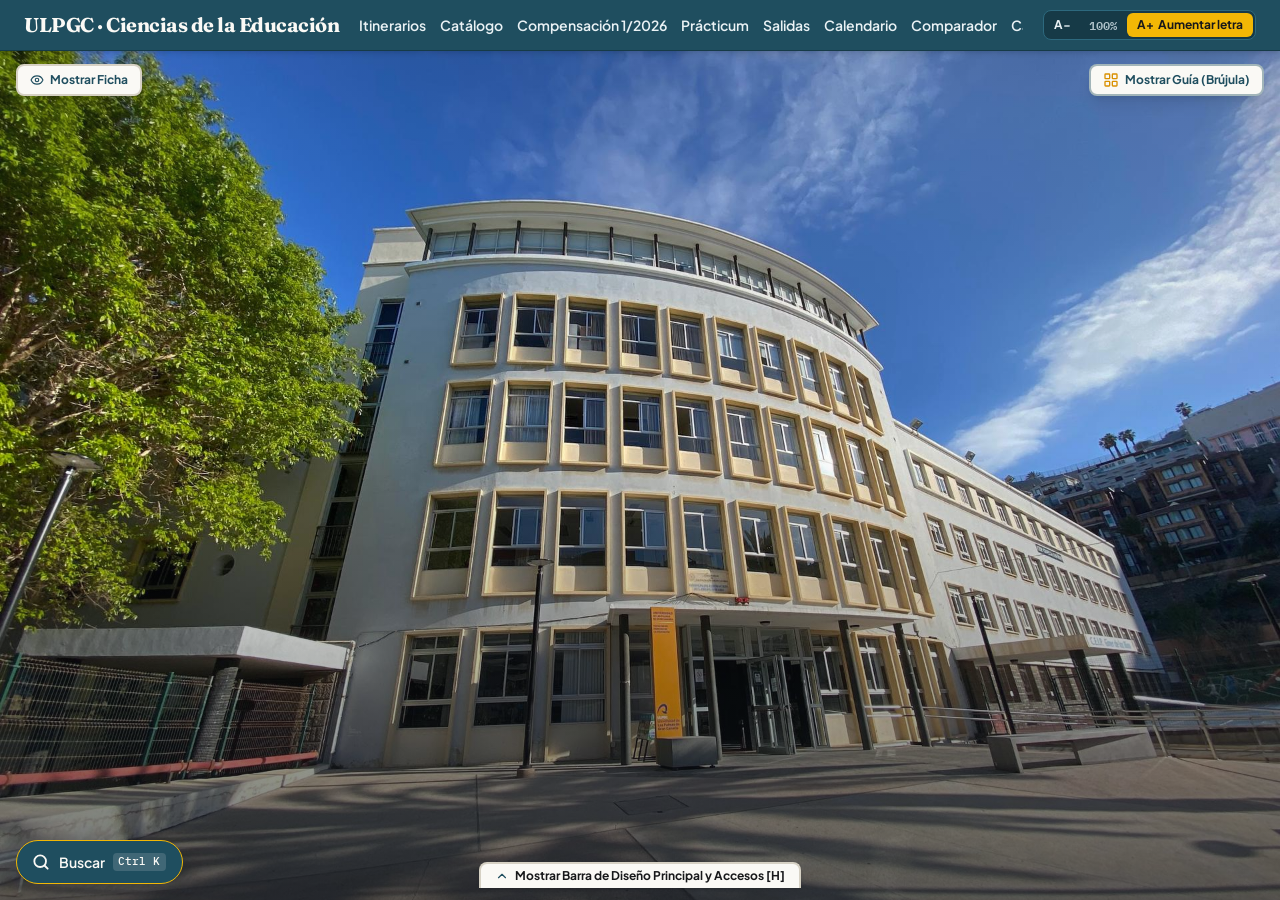
<file: index.html>
<!doctype html>
<html lang="es">
  <head>
    <meta charset="UTF-8" />
    <meta http-equiv="Content-Security-Policy" content="default-src 'self'; script-src 'self'; style-src 'self' 'unsafe-inline'; img-src 'self' data: blob:; font-src 'self' data:; connect-src 'self'; frame-src 'self' blob: data:; worker-src 'self' blob:; object-src 'none'; base-uri 'self'; form-action 'self'" />
    <meta name="referrer" content="strict-origin-when-cross-origin" />
    <meta name="viewport" content="width=device-width, initial-scale=1.0" />
    <title>Portal de Memorias de Verificación y Normativa ULPGC</title>
    <meta name="description" content="Aplicativo visual interactivo y cuaderno académico para explorar las Memorias de Verificación de Grados y Másteres en Educación de la ULPGC, el simulador del Reglamento 1/2026 de Evaluación Compensatoria, el desglose de Prácticum, el reconocimiento desde CFGS y el RD 1834/2008." />
    <meta property="og:title" content="Portal de Memorias de Verificación y Normativa ULPGC" />
    <meta property="og:description" content="Aplicativo visual interactivo y cuaderno académico para explorar las Memorias de Verificación de Grados y Másteres en Educación de la ULPGC, el simulador del Reglamento 1/2026 de Evaluación Compensatoria, el desglose de Prácticum, el reconocimiento desde CFGS y el RD 1834/2008." />
    <meta property="og:type" content="website" />
    <meta property="og:image" content="./assets/facultad_educacion_ulpgc_edificio-Dkpj9N8w.jpg" />
    <meta name="twitter:card" content="summary_large_image" />
    <meta name="theme-color" content="#1f4e5f" />
    <link rel="icon" type="image/svg+xml" href="./favicon.svg" />
    <link rel="stylesheet" href="./assets/fonts/fonts.css">
    <script type="module" crossorigin src="./assets/index-D2ldJwqi.js"></script>
    <link rel="modulepreload" crossorigin href="./assets/jsx-runtime-d5rYQebX.js">
    <link rel="stylesheet" crossorigin href="./assets/index-BM83A_N7.css">
    <script defer src="./assets/buscador-acceso.js"></script>
  </head>
  <body class="bg-[#11161d] text-[#f4f1ea] antialiased selection:bg-[#f2b705] selection:text-[#11161d] overflow-hidden">
    <div id="root"></div>
    <noscript><div style="max-width:42rem;margin:4rem auto;padding:1.5rem;font:16px/1.5 system-ui,sans-serif;background:#faf9f5;color:#17181a;border-radius:12px">El Portal de Memorias de Verificación de la Facultad de Ciencias de la Educación (ULPGC) necesita JavaScript para funcionar. Actívelo en su navegador o consulte la información oficial en <a href="https://educ.ulpgc.es" style="color:#1f4e5f">educ.ulpgc.es</a>.</div></noscript>
  </body>
</html>
</file>
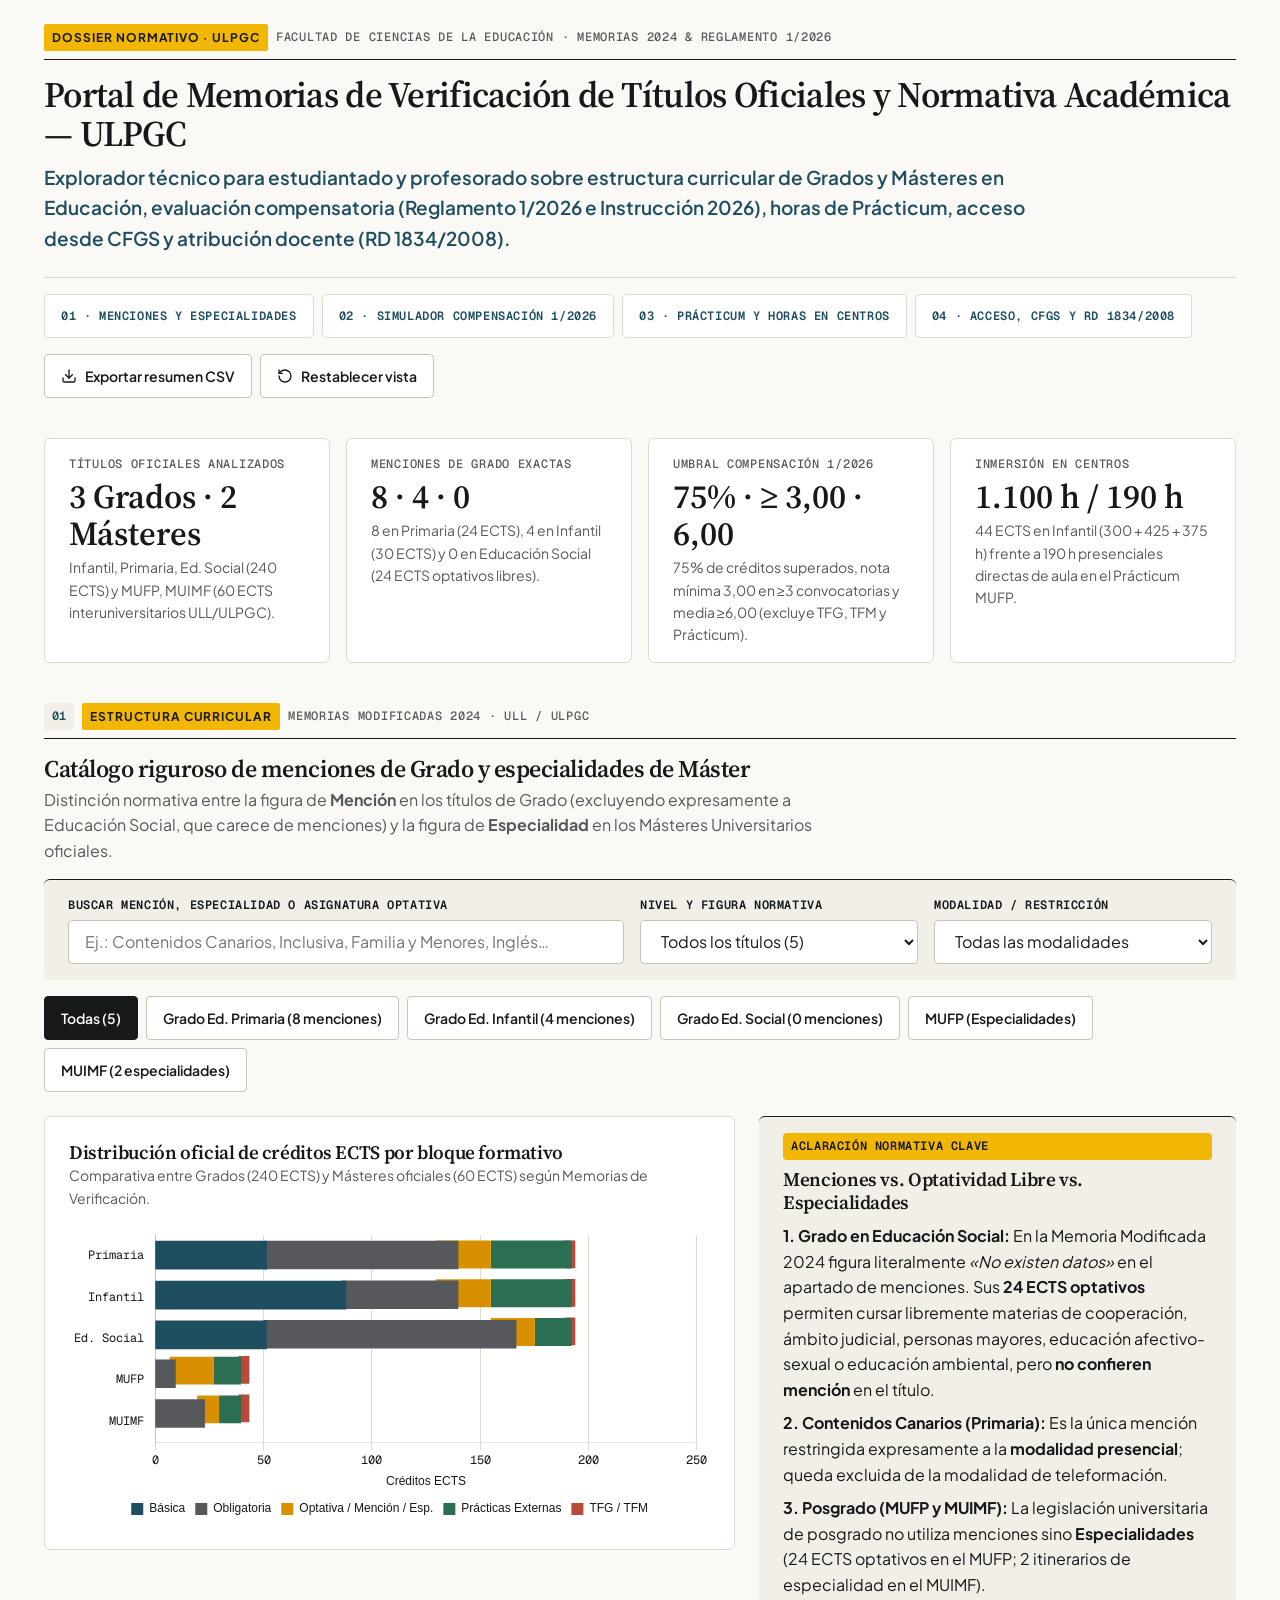
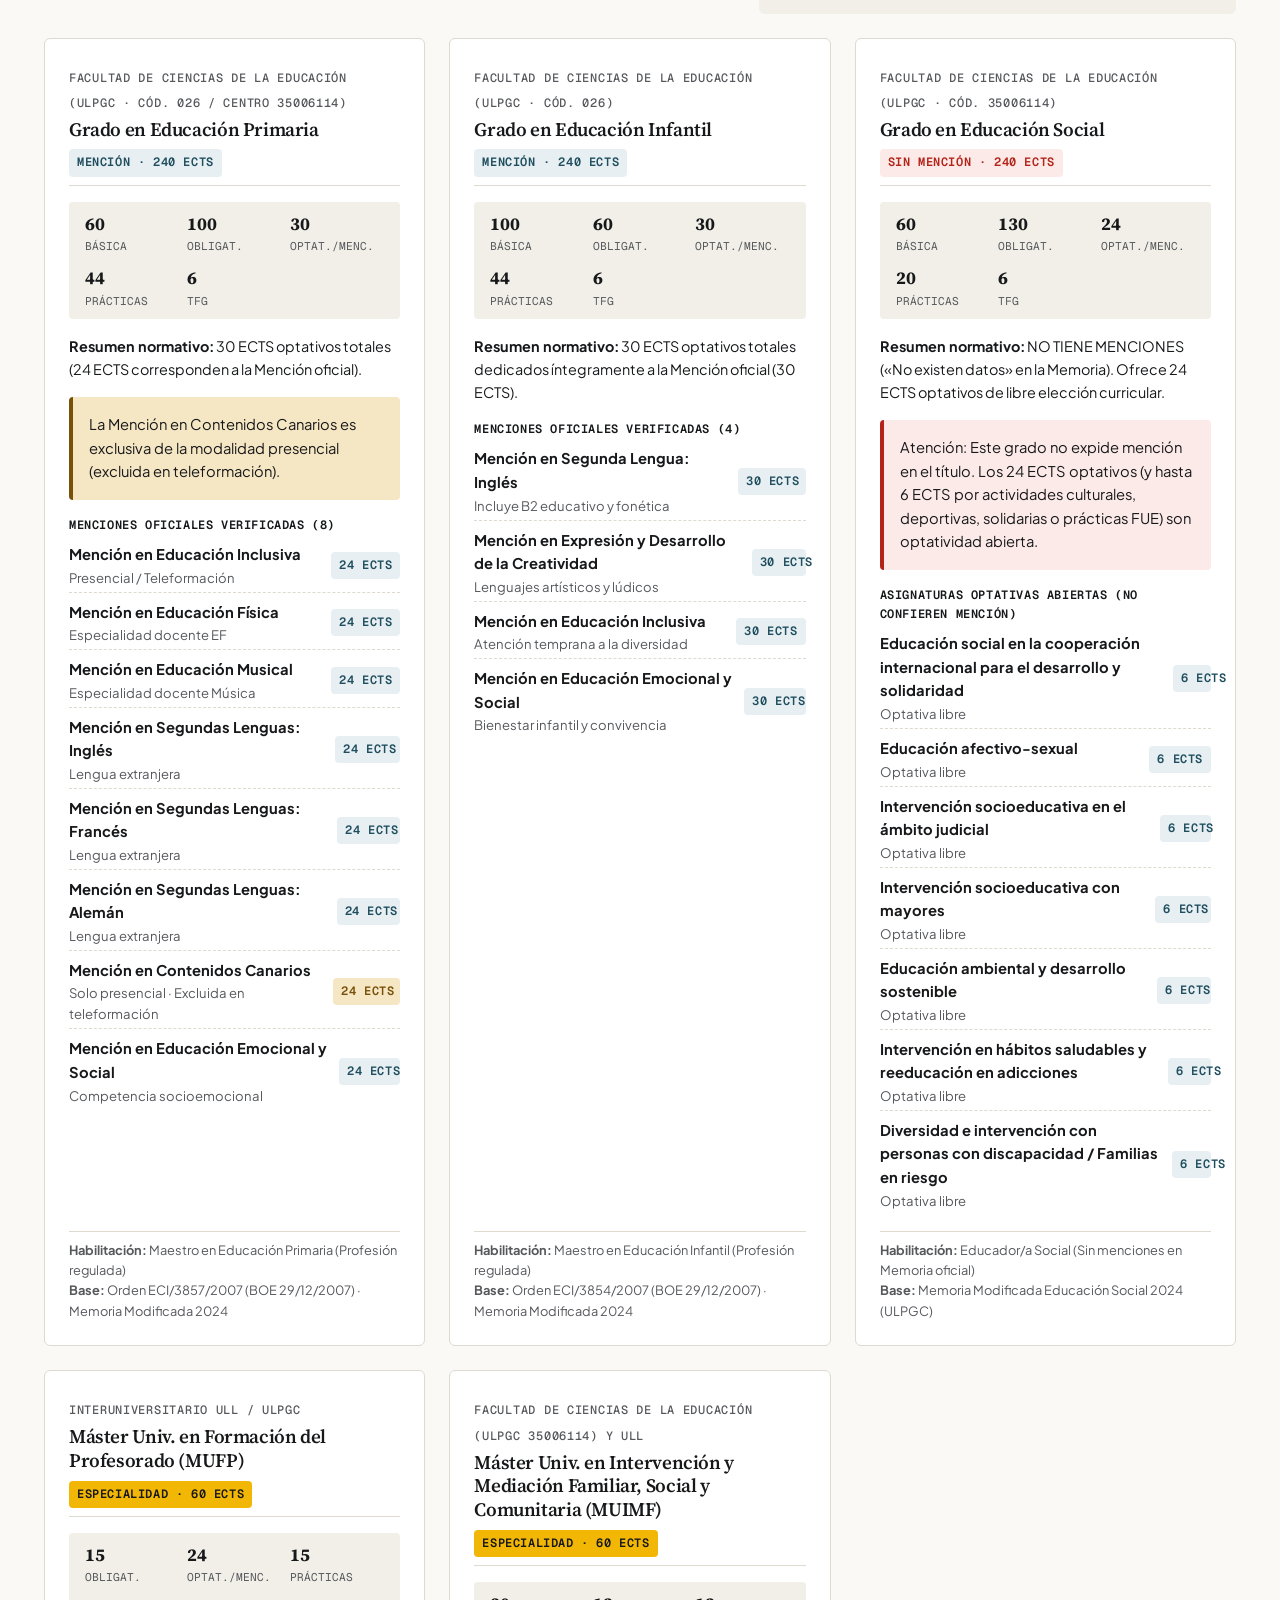
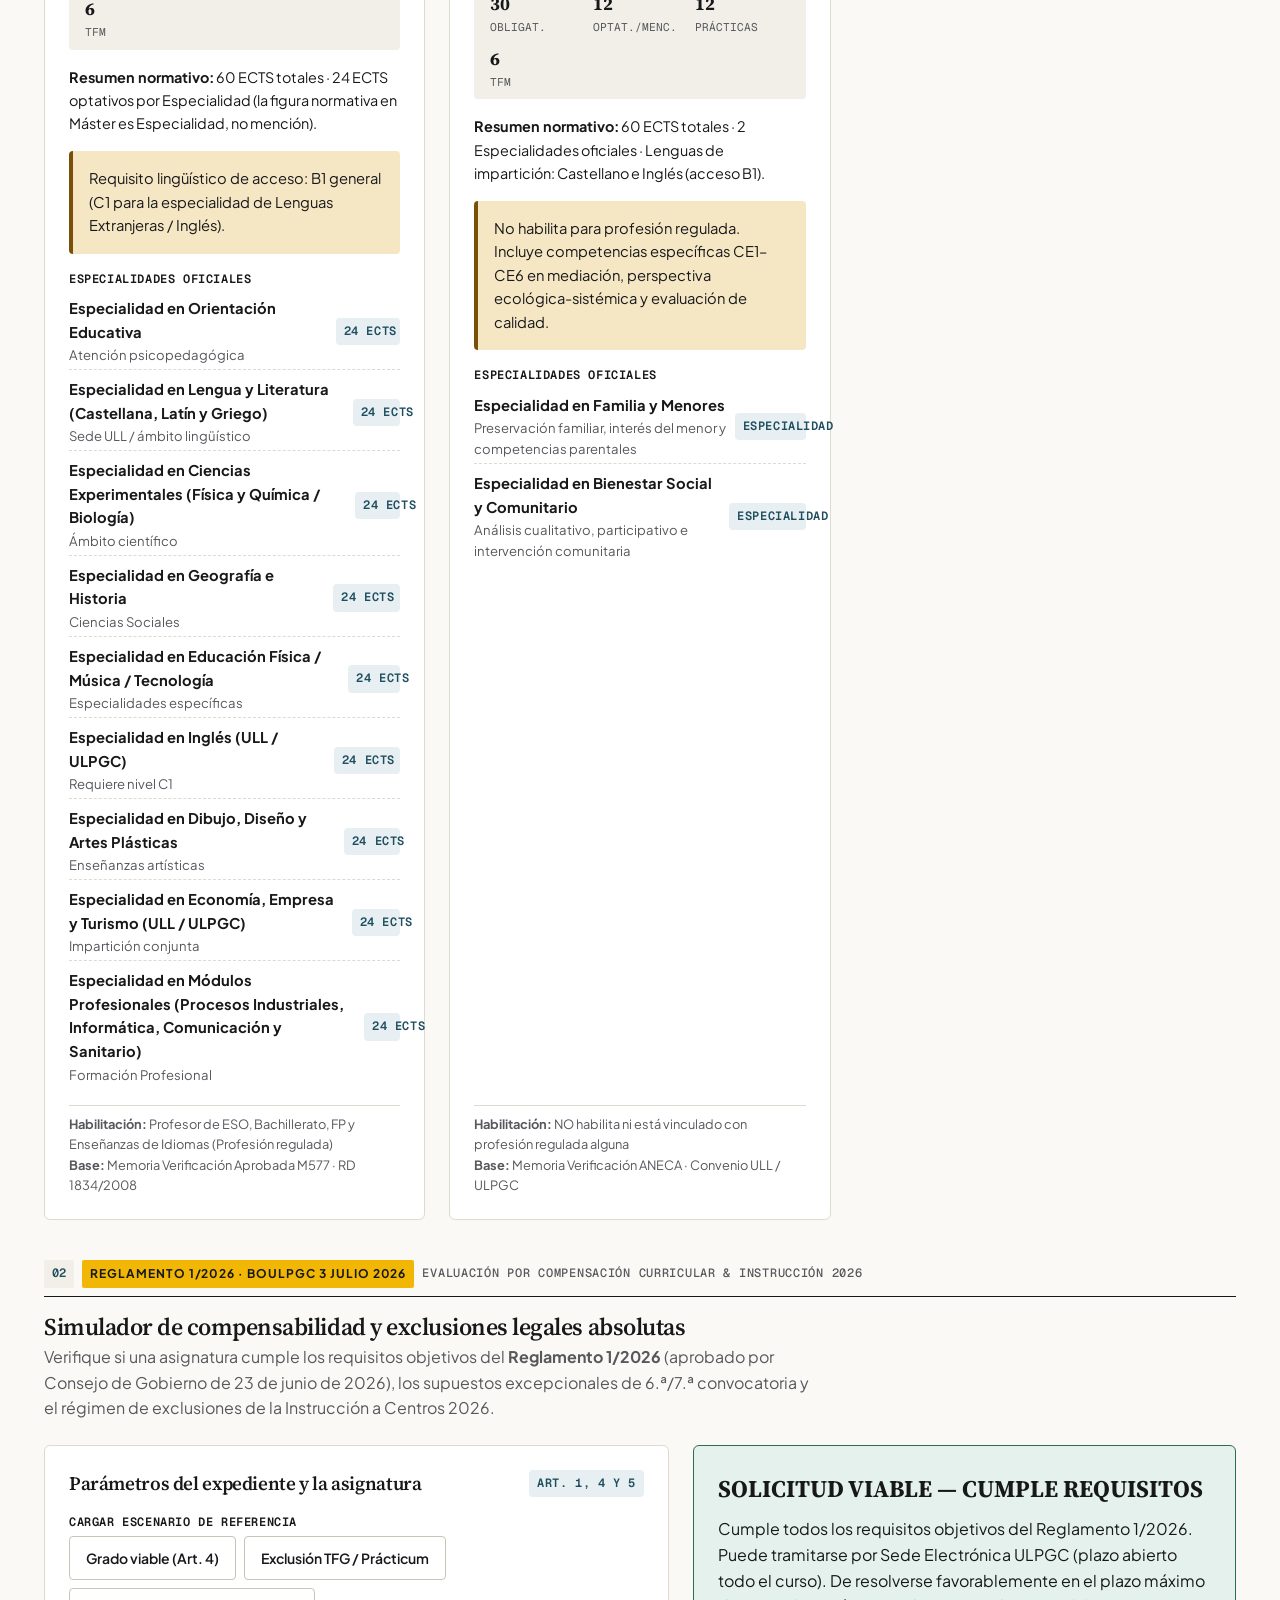
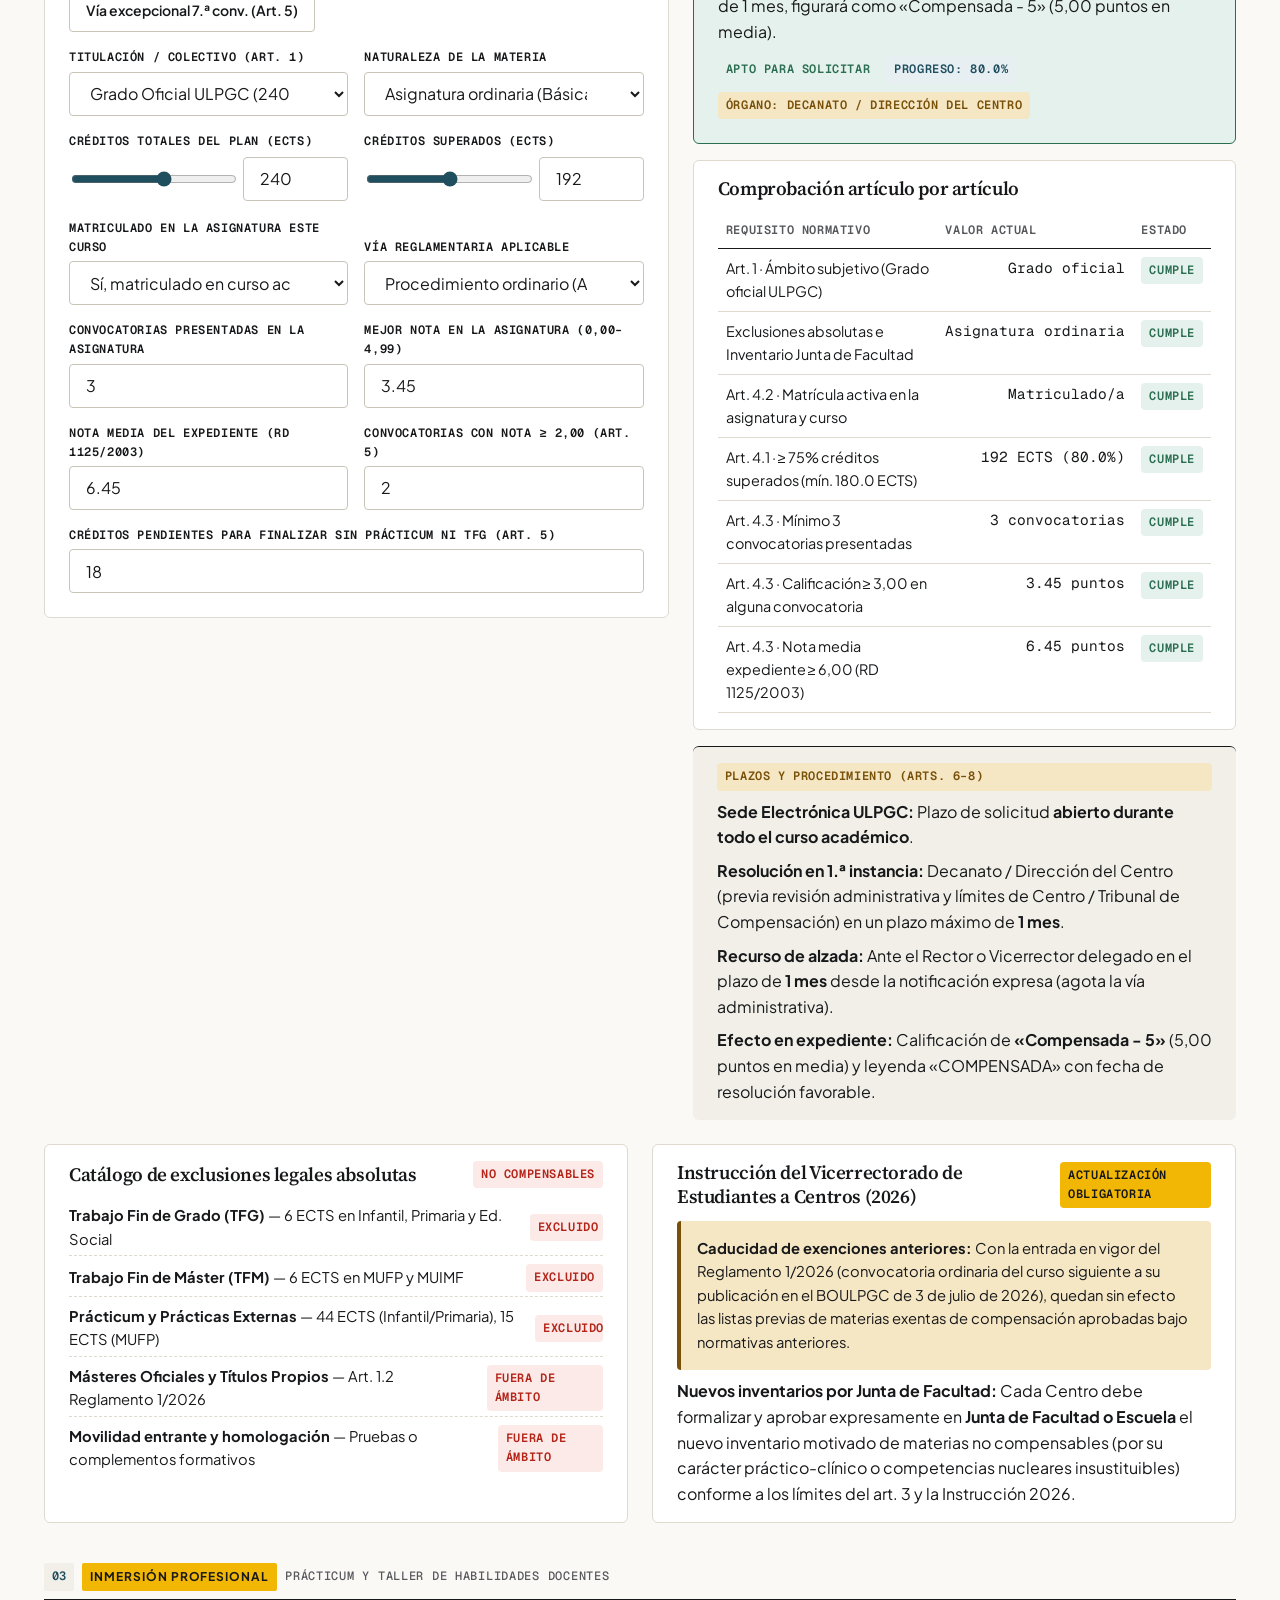
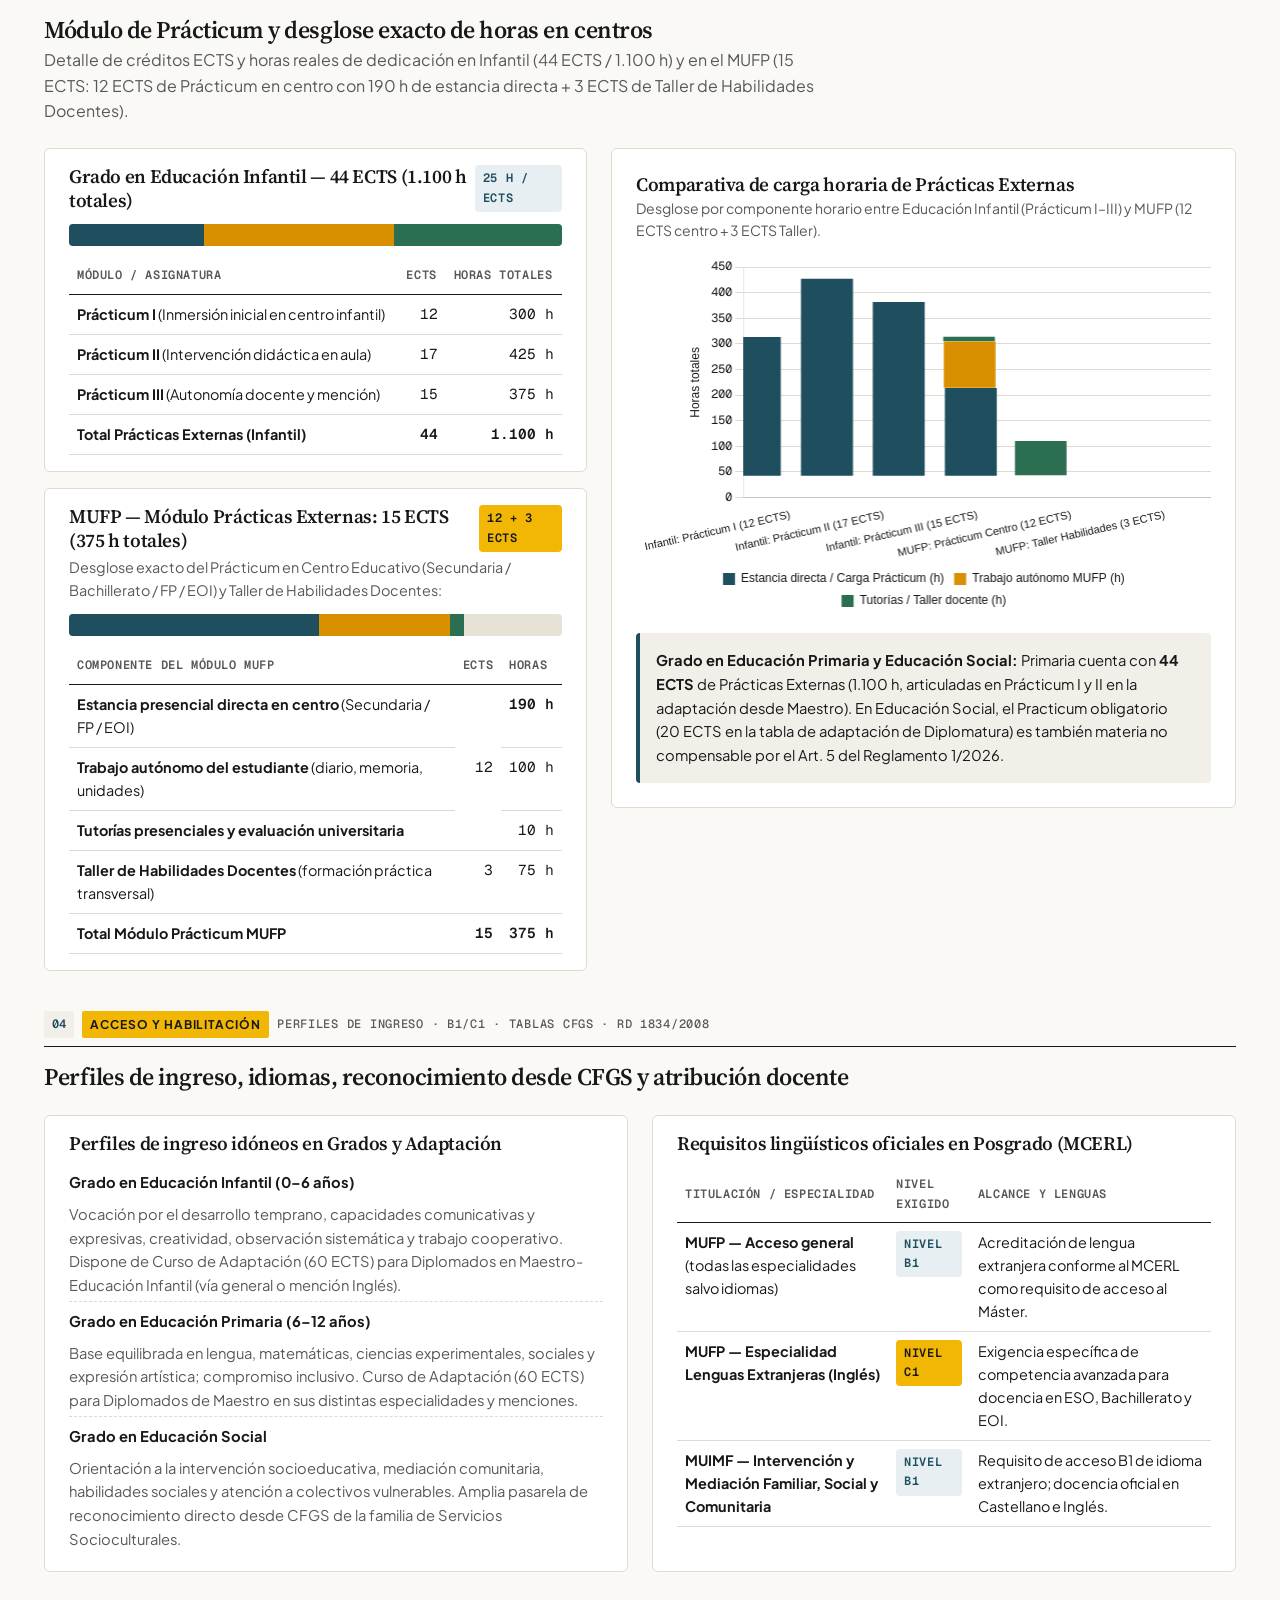
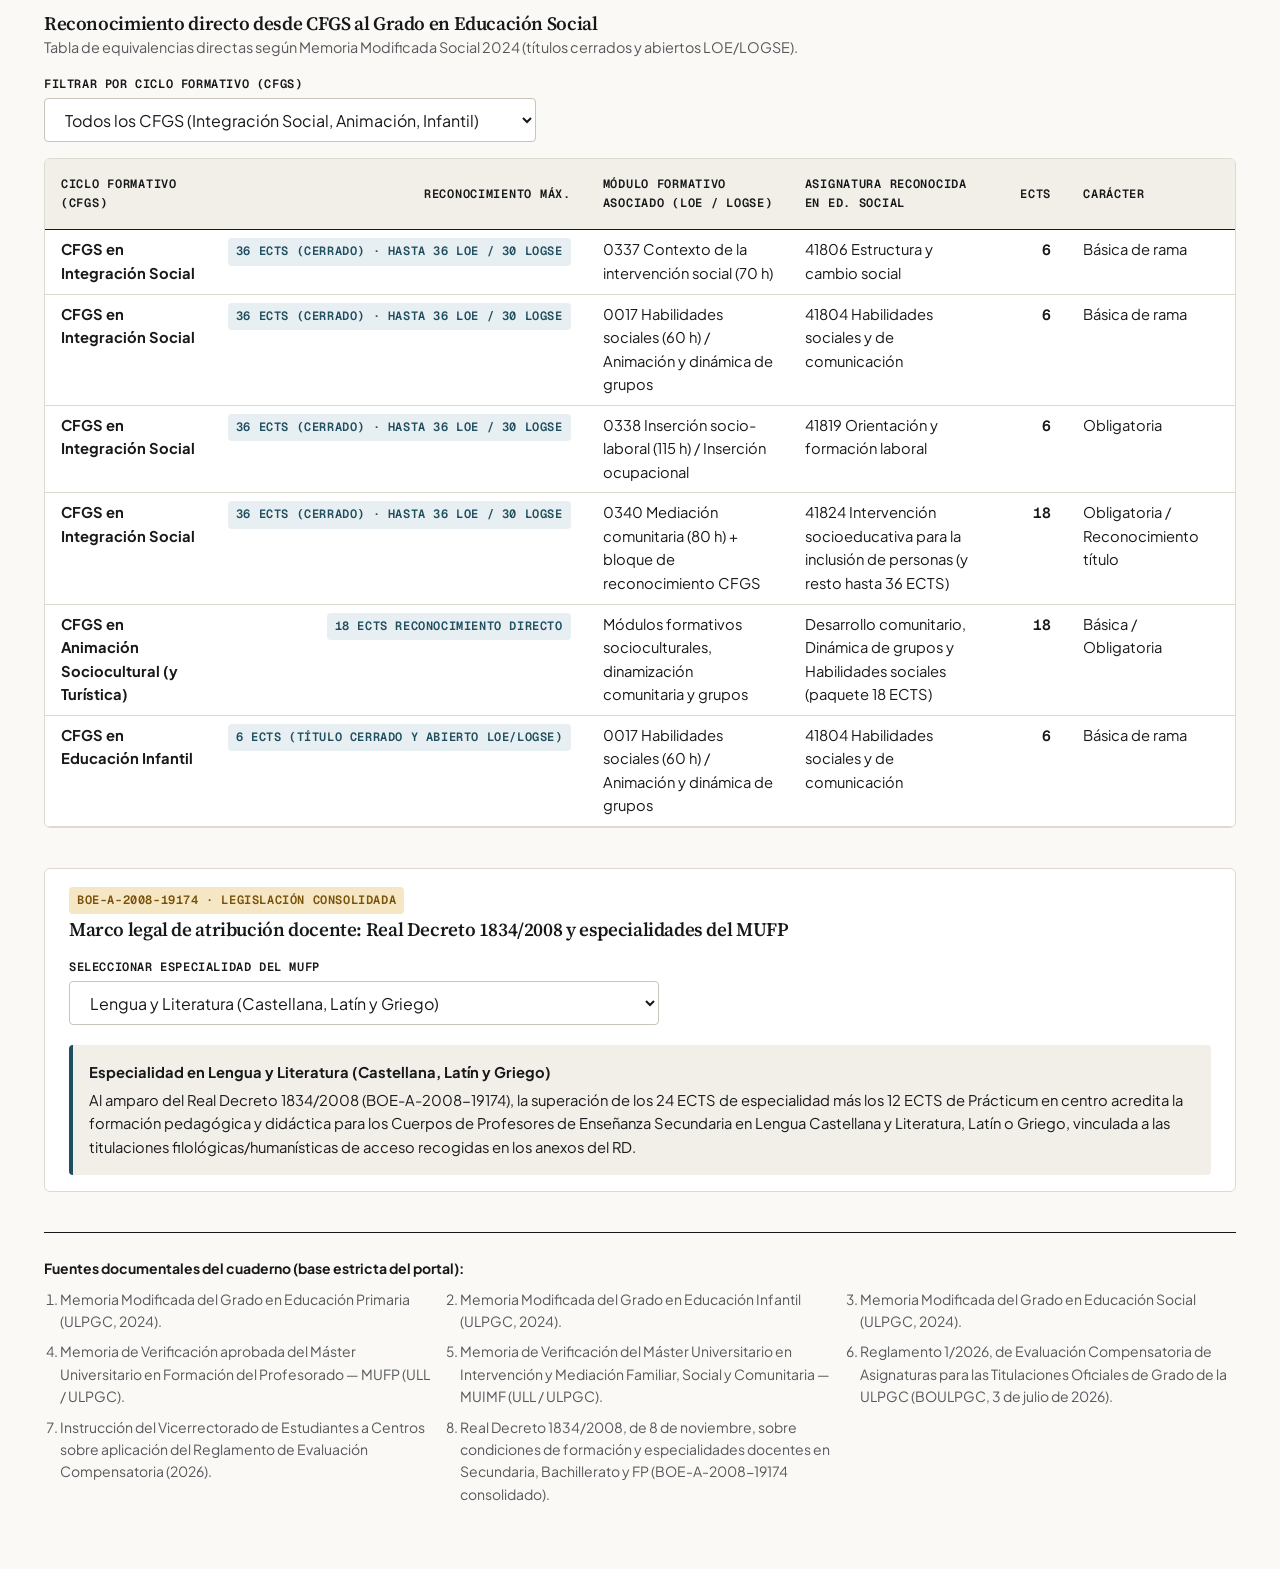
<file: assets/aistudio/Memoria_de_Verificaci_n_t_tulos_ULPGC_8b5a2884.html>
<!DOCTYPE html>
<html lang="es">
<head>
  <meta charset="UTF-8">
  <meta name="viewport" content="width=device-width, initial-scale=1.0">
  <meta name="artifact-type" content="dashboard">
  <meta name="design-style" content="briefing">
  <title>Portal Académico de Memorias de Verificación y Normativa ULPGC</title>
  <link href="../fonts/fonts.css" rel="stylesheet">
  <script src="./vendor/chart-4.5.1.umd.min.js"></script>
  <script src="./vendor/lucide-1.43.0.min.js"></script>
  <style>
    :root {
      color-scheme: light;

      /* Page and surfaces: warm stone-white paper (Briefing) */
      --background: #faf9f5;
      --surface-container-low: #ffffff;
      --surface-container: #f1efe8;
      --surface-container-high: #e6e2d6;

      /* Ink */
      --on-surface: #17181a;
      --on-surface-variant: #56585c;

      /* Rules */
      --outline: #17181a;
      --outline-variant: #dedad0;
      --border-button-secondary: #c8c4b8;

      /* Accents */
      --primary: #17181a;
      --on-primary: #faf9f5;
      --primary-container: #f2b705;
      --on-primary-container: #17181a;
      --secondary: #1f4e5f;
      --secondary-soft: #e7eff2;
      --tertiary: #785008;
      --tertiary-soft: #f5e6c4;
      --error: #b42318;
      --error-soft: #fbeae8;
      --on-error: #ffffff;

      /* Semantic */
      --positive: #2b6e52;
      --positive-soft: #e5f1ec;
      --warning: #785008;
      --focus: #1f4e5f;

      /* Data series */
      --data-1: #1f4e5f;
      --data-2: #d99000;
      --data-3: #2b6e52;
      --data-4: #b84a39;
      --data-5: #56585c;
      --data-context: #c4bfb2;

      /* Fonts */
      --font-headline: 'Source Serif 4', serif;
      --font-body: 'Plus Jakarta Sans', sans-serif;
      --font-label: 'Geist Mono', monospace;

      /* Type scale (Dashboard / Data Explorer) */
      --display-size: clamp(1.75rem, 1.4rem + 1.2vw, 2.25rem);
      --headline-size: clamp(1.25rem, 1.1rem + 0.5vw, 1.5rem);
      --subhead-size: clamp(1.0625rem, 1rem + 0.25vw, 1.1875rem);
      --body-size: clamp(0.9375rem, 0.9rem + 0.15vw, 1rem);
      --label-size: 0.75rem;

      /* Spacing scale */
      --space-xs: 0.25rem;
      --space-sm: 0.5rem;
      --space-md: 1rem;
      --space-lg: 1.5rem;
      --space-xl: 2.5rem;
      --space-2xl: 4rem;

      /* Shape */
      --rounded: 0.25rem;
      --rounded-lg: 0.375rem;
      --rounded-full: 0.25rem;
      --badge-radius: 2px;

      /* Style effects */
      --section-rule: 1.5px solid var(--outline);
      --card-border: 1px solid var(--outline-variant);
      --button-border-sec: 1px solid var(--border-button-secondary);
      --heading-tracking: -0.02em;
      --label-tracking: 0.08em;

      /* Motion */
      --ease-out: cubic-bezier(0.16, 1, 0.3, 1);
      --ease-in-out: cubic-bezier(0.65, 0, 0.35, 1);
      --dur-micro: 120ms;
      --dur-short: 220ms;
    }

    *, *::before, *::after { box-sizing: border-box; }
    html, body {
      overflow-x: clip;
      margin: 0;
      padding: 0;
      background-color: var(--background);
      color: var(--on-surface);
      font-family: var(--font-body);
      font-size: var(--body-size);
      line-height: 1.6;
    }
    header { position: static !important; }

    .page-grid {
      display: grid;
      gap: var(--space-xl);
      padding: var(--space-lg);
      max-width: 1240px;
      margin: 0 auto;
      overflow: hidden;
    }
    .page-grid * { min-width: 0; }

    /* Focus states */
    :focus-visible {
      outline: 2px solid var(--focus);
      outline-offset: 2px;
    }

    /* Typography */
    h1, h2, h3, h4 {
      font-family: var(--font-headline);
      font-weight: 600;
      letter-spacing: var(--heading-tracking);
      color: var(--on-surface);
      margin: 0;
    }
    .title {
      font-size: var(--display-size);
      line-height: 1.08;
    }
    .section-title {
      font-size: var(--headline-size);
      line-height: 1.15;
    }
    .card-title {
      font-size: var(--subhead-size);
      line-height: 1.25;
    }
    .standfirst {
      font-family: var(--font-body);
      font-weight: 600;
      font-size: var(--subhead-size);
      color: var(--secondary);
      margin-top: var(--space-sm);
      margin-bottom: 0;
      max-width: 72ch;
    }
    p { margin: 0; }
    .prose { max-width: 65ch; }

    /* Dossier Header & Section Bars */
    .dossier-bar {
      display: flex;
      flex-wrap: wrap;
      align-items: center;
      justify-content: space-between;
      gap: var(--space-sm);
      border-bottom: var(--section-rule);
      padding-bottom: var(--space-sm);
      margin-bottom: var(--space-md);
    }
    .dossier-bar-left {
      display: flex;
      flex-wrap: wrap;
      align-items: center;
      gap: var(--space-sm);
    }
    .dossier-pill {
      background: var(--primary-container);
      color: var(--on-primary-container);
      font-family: var(--font-body);
      font-weight: 700;
      font-size: var(--label-size);
      letter-spacing: var(--label-tracking);
      text-transform: uppercase;
      padding: var(--space-xs) var(--space-sm);
      border-radius: var(--badge-radius);
      display: inline-flex;
      align-items: center;
      gap: var(--space-xs);
    }
    .dossier-meta {
      font-family: var(--font-label);
      font-size: var(--label-size);
      font-weight: 500;
      color: var(--on-surface-variant);
      text-transform: uppercase;
      letter-spacing: 0.06em;
    }
    .index-num {
      font-family: var(--font-label);
      font-weight: 600;
      font-size: var(--label-size);
      color: var(--secondary);
      background: var(--surface-container);
      padding: var(--space-xs) var(--space-sm);
      border-radius: var(--badge-radius);
    }

    /* Header Navigation & Actions */
    .top-nav-row {
      display: flex;
      flex-wrap: wrap;
      align-items: center;
      justify-content: space-between;
      gap: var(--space-md);
      margin-top: var(--space-lg);
      padding-top: var(--space-md);
      border-top: var(--card-border);
    }
    .anchor-links {
      display: flex;
      flex-wrap: wrap;
      gap: var(--space-sm);
    }
    .anchor-link {
      font-family: var(--font-label);
      font-size: var(--label-size);
      font-weight: 600;
      text-transform: uppercase;
      letter-spacing: 0.05em;
      color: var(--secondary);
      text-decoration: none;
      padding: var(--space-sm) var(--space-md);
      border: var(--card-border);
      background: var(--surface-container-low);
      border-radius: var(--rounded);
      min-height: 44px;
      display: inline-flex;
      align-items: center;
      transition: background-color var(--dur-micro) var(--ease-out), color var(--dur-micro) var(--ease-out);
    }
    .anchor-link:hover {
      background: var(--surface-container);
      color: var(--on-surface);
    }
    .header-actions {
      display: flex;
      flex-wrap: wrap;
      gap: var(--space-sm);
      align-items: center;
    }

    /* Buttons */
    .btn {
      font-family: var(--font-body);
      font-weight: 600;
      font-size: 0.875rem;
      border-radius: var(--rounded);
      padding: var(--space-sm) var(--space-md);
      min-height: 44px;
      cursor: pointer;
      display: inline-flex;
      align-items: center;
      justify-content: center;
      gap: var(--space-sm);
      transition: background-color var(--dur-micro) var(--ease-out), transform var(--dur-micro) var(--ease-out);
    }
    .btn-primary {
      background: var(--primary);
      color: var(--on-primary);
      border: 1px solid var(--primary);
    }
    .btn-primary:hover {
      background: var(--secondary);
      border-color: var(--secondary);
    }
    .btn-secondary {
      background: var(--surface-container-low);
      color: var(--on-surface);
      border: var(--button-border-sec);
    }
    .btn-secondary:hover {
      background: var(--surface-container-high);
    }
    .btn:active { transform: translateY(1px); }

    /* KPI Strip */
    .kpi-grid {
      display: grid;
      grid-template-columns: repeat(auto-fit, minmax(min(220px, 100%), 1fr));
      gap: var(--space-md);
    }
    .figure-card {
      background: var(--surface-container-low);
      border: var(--card-border);
      border-radius: var(--rounded-lg);
      padding: var(--space-md) var(--space-lg);
      display: flex;
      flex-direction: column;
      gap: var(--space-xs);
    }
    .figure-label {
      font-family: var(--font-label);
      font-size: var(--label-size);
      font-weight: 500;
      text-transform: uppercase;
      letter-spacing: 0.06em;
      color: var(--on-surface-variant);
    }
    .figure-value {
      font-family: var(--font-headline);
      font-weight: 600;
      font-size: clamp(1.625rem, 1.3rem + 1vw, 2.125rem);
      line-height: 1.1;
      font-variant-numeric: lining-nums tabular-nums;
      color: var(--on-surface);
    }
    .figure-note {
      font-size: 0.875rem;
      color: var(--on-surface-variant);
    }

    /* Filter Bar */
    .filter-toolbar {
      background: var(--surface-container);
      border-top: var(--section-rule);
      border-radius: var(--rounded-lg);
      padding: var(--space-md) var(--space-lg);
      display: grid;
      grid-template-columns: minmax(0, 2fr) minmax(0, 1fr) minmax(0, 1fr);
      gap: var(--space-md);
      align-items: end;
    }
    .field-group {
      display: flex;
      flex-direction: column;
      gap: var(--space-xs);
    }
    .field-label {
      font-family: var(--font-label);
      font-size: var(--label-size);
      font-weight: 600;
      text-transform: uppercase;
      letter-spacing: 0.05em;
      color: var(--on-surface);
    }
    .input-control, .select-control {
      font-family: var(--font-body);
      font-size: var(--body-size);
      color: var(--on-surface);
      background: var(--surface-container-low);
      border: var(--button-border-sec);
      border-radius: var(--rounded);
      padding: var(--space-sm) var(--space-md);
      min-height: 44px;
      width: 100%;
    }
    .select-control {
      padding-right: var(--space-xl);
    }
    .chip-row {
      display: flex;
      flex-wrap: wrap;
      gap: var(--space-sm);
      margin-top: var(--space-md);
    }
    .filter-chip {
      font-family: var(--font-body);
      font-size: 0.875rem;
      font-weight: 600;
      padding: var(--space-sm) var(--space-md);
      min-height: 44px;
      border-radius: var(--rounded);
      border: var(--button-border-sec);
      background: var(--surface-container-low);
      color: var(--on-surface);
      cursor: pointer;
      transition: background-color var(--dur-micro) var(--ease-out), color var(--dur-micro) var(--ease-out);
    }
    .filter-chip:hover {
      background: var(--surface-container-high);
    }
    .filter-chip.is-active {
      background: var(--primary);
      color: var(--on-primary);
      border-color: var(--primary);
    }

    /* Degree Catalog Grid & Cards */
    .catalog-layout {
      display: grid;
      grid-template-columns: minmax(0, 1.45fr) minmax(0, 1fr);
      gap: var(--space-lg);
      align-items: start;
    }
    .degree-cards-grid {
      display: grid;
      grid-template-columns: repeat(auto-fit, minmax(min(340px, 100%), 1fr));
      gap: var(--space-lg);
      margin-top: var(--space-lg);
    }
    .degree-card {
      background: var(--surface-container-low);
      border: var(--card-border);
      border-radius: var(--rounded-lg);
      padding: var(--space-lg);
      display: flex;
      flex-direction: column;
      gap: var(--space-md);
      transition: border-color var(--dur-short) var(--ease-out);
    }
    .degree-card-header {
      display: flex;
      flex-wrap: wrap;
      justify-content: space-between;
      align-items: flex-start;
      gap: var(--space-sm);
      border-bottom: var(--card-border);
      padding-bottom: var(--space-sm);
    }
    .tag {
      font-family: var(--font-label);
      font-size: var(--label-size);
      font-weight: 600;
      text-transform: uppercase;
      letter-spacing: 0.05em;
      padding: var(--space-xs) var(--space-sm);
      border-radius: var(--rounded);
      display: inline-flex;
      align-items: center;
      gap: var(--space-xs);
    }
    .tag-amber {
      background: var(--tertiary-soft);
      color: var(--tertiary);
    }
    .tag-petrol {
      background: var(--secondary-soft);
      color: var(--secondary);
    }
    .tag-positive {
      background: var(--positive-soft);
      color: var(--positive);
    }
    .tag-error {
      background: var(--error-soft);
      color: var(--error);
    }
    .tag-gold {
      background: var(--primary-container);
      color: var(--on-primary-container);
    }

    .ects-strip {
      display: grid;
      grid-template-columns: repeat(auto-fit, minmax(85px, 1fr));
      gap: var(--space-sm);
      background: var(--surface-container);
      padding: var(--space-sm) var(--space-md);
      border-radius: var(--rounded);
    }
    .ects-cell {
      display: flex;
      flex-direction: column;
    }
    .ects-num {
      font-family: var(--font-headline);
      font-weight: 700;
      font-size: 1.125rem;
      font-variant-numeric: tabular-nums;
      color: var(--on-surface);
    }
    .ects-lbl {
      font-family: var(--font-label);
      font-size: 0.7rem;
      color: var(--on-surface-variant);
      text-transform: uppercase;
    }

    .mentions-list {
      list-style: none;
      margin: 0;
      padding: 0;
      display: flex;
      flex-direction: column;
      gap: var(--space-xs);
    }
    .mentions-item {
      display: flex;
      justify-content: space-between;
      align-items: center;
      gap: var(--space-sm);
      padding: var(--space-xs) 0;
      border-bottom: 1px dashed var(--outline-variant);
      font-size: 0.92rem;
    }
    .mentions-item:last-child { border-bottom: none; }
    .mentions-item.is-highlighted {
      background: var(--tertiary-soft);
      padding: var(--space-xs) var(--space-sm);
      border-radius: var(--rounded);
    }

    .alert-box {
      padding: var(--space-md);
      border-radius: var(--rounded);
      border-left: 4px solid var(--secondary);
      background: var(--surface-container);
      font-size: 0.92rem;
    }
    .alert-box.is-warning {
      border-left-color: var(--tertiary);
      background: var(--tertiary-soft);
    }
    .alert-box.is-error {
      border-left-color: var(--error);
      background: var(--error-soft);
    }
    .alert-box.is-positive {
      border-left-color: var(--positive);
      background: var(--positive-soft);
    }

    /* Charts */
    .chart-card {
      background: var(--surface-container-low);
      border: var(--card-border);
      border-radius: var(--rounded-lg);
      padding: var(--space-lg);
      display: flex;
      flex-direction: column;
      gap: var(--space-md);
    }
    .chart-box {
      position: relative;
      width: 100%;
      min-height: 310px;
    }

    /* Simulator Layout */
    .simulator-grid {
      display: grid;
      grid-template-columns: minmax(0, 1.15fr) minmax(0, 1fr);
      gap: var(--space-lg);
      align-items: start;
    }
    .sim-panel {
      background: var(--surface-container-low);
      border: var(--card-border);
      border-radius: var(--rounded-lg);
      padding: var(--space-lg);
      display: flex;
      flex-direction: column;
      gap: var(--space-md);
    }
    .sim-row-2 {
      display: grid;
      grid-template-columns: minmax(0, 1fr) minmax(0, 1fr);
      gap: var(--space-md);
      align-items: end;
    }
    .slider-pair {
      display: grid;
      grid-template-columns: minmax(0, 1fr) 105px;
      gap: var(--space-sm);
      align-items: center;
    }
    input[type="range"] {
      width: 100%;
      accent-color: var(--secondary);
      min-height: 44px;
      cursor: pointer;
    }
    .preset-row {
      display: flex;
      flex-wrap: wrap;
      gap: var(--space-sm);
    }
    .verdict-banner {
      padding: var(--space-lg);
      border-radius: var(--rounded-lg);
      border: 1.5px solid var(--outline);
      background: var(--surface-container-low);
      display: flex;
      flex-direction: column;
      gap: var(--space-sm);
    }
    .verdict-banner.is-pass {
      border-color: var(--positive);
      background: var(--positive-soft);
    }
    .verdict-banner.is-fail {
      border-color: var(--error);
      background: var(--error-soft);
    }
    .verdict-title {
      font-family: var(--font-headline);
      font-size: var(--headline-size);
      font-weight: 700;
      display: flex;
      align-items: center;
      gap: var(--space-sm);
    }
    .checklist-table {
      width: 100%;
      border-collapse: collapse;
      font-size: 0.9rem;
    }
    .checklist-table th {
      font-family: var(--font-label);
      font-size: var(--label-size);
      text-transform: uppercase;
      letter-spacing: 0.05em;
      text-align: left;
      padding: var(--space-sm);
      border-bottom: var(--section-rule);
      color: var(--on-surface-variant);
    }
    .checklist-table td {
      padding: var(--space-sm);
      border-bottom: var(--card-border);
      vertical-align: top;
    }
    .num-cell {
      font-family: var(--font-label);
      font-variant-numeric: tabular-nums;
      text-align: right;
      white-space: nowrap;
    }

    /* Practicum Section */
    .practicum-grid {
      display: grid;
      grid-template-columns: minmax(0, 1fr) minmax(0, 1.15fr);
      gap: var(--space-lg);
      align-items: start;
    }
    .hour-bar-track {
      width: 100%;
      height: 22px;
      background: var(--surface-container-high);
      border-radius: var(--rounded);
      overflow: hidden;
      display: flex;
      margin: var(--space-sm) 0;
    }
    .hour-seg-1 { background: var(--data-1); }
    .hour-seg-2 { background: var(--data-2); }
    .hour-seg-3 { background: var(--data-3); }

    /* Tables */
    .table-wrap {
      width: 100%;
      overflow-x: auto;
      background: var(--surface-container-low);
      border: var(--card-border);
      border-radius: var(--rounded-lg);
    }
    .data-table {
      width: 100%;
      border-collapse: collapse;
      font-size: 0.92rem;
    }
    .data-table thead th {
      background: var(--surface-container);
      font-family: var(--font-label);
      font-size: var(--label-size);
      font-weight: 600;
      text-transform: uppercase;
      letter-spacing: 0.06em;
      color: var(--on-surface);
      padding: var(--space-md);
      text-align: left;
      border-bottom: var(--section-rule);
      cursor: pointer;
      user-select: none;
    }
    .data-table thead th.num-col { text-align: right; }
    .data-table tbody td {
      padding: var(--space-sm) var(--space-md);
      border-bottom: var(--card-border);
      vertical-align: top;
    }
    .data-table tbody tr:hover {
      background: var(--surface-container);
    }

    /* Aside / Notes */
    .aside-box {
      background: var(--surface-container);
      border-top: var(--section-rule);
      padding: var(--space-md) var(--space-lg);
      border-radius: var(--rounded-lg);
      display: flex;
      flex-direction: column;
      gap: var(--space-sm);
    }

    /* 2-col layout helpers */
    .two-col {
      display: grid;
      grid-template-columns: repeat(auto-fit, minmax(min(360px, 100%), 1fr));
      gap: var(--space-lg);
    }

    /* Inline status toast */
    .status-banner {
      font-family: var(--font-label);
      font-size: var(--label-size);
      color: var(--secondary);
      padding: var(--space-xs) var(--space-sm);
      border-radius: var(--rounded);
      background: var(--secondary-soft);
      display: none;
    }
    .status-banner.is-visible {
      display: inline-flex;
      align-items: center;
      gap: var(--space-xs);
    }

    /* Sources Footer */
    .sources-footer {
      border-top: var(--section-rule);
      padding-top: var(--space-lg);
      padding-bottom: var(--space-xl);
      display: flex;
      flex-direction: column;
      gap: var(--space-sm);
      color: var(--on-surface-variant);
      font-size: 0.875rem;
    }
    .sources-list {
      display: grid;
      grid-template-columns: repeat(auto-fit, minmax(min(280px, 100%), 1fr));
      gap: var(--space-sm) var(--space-lg);
      padding-left: var(--space-md);
      margin: 0;
    }

    @media (max-width: 900px) {
      .catalog-layout,
      .simulator-grid,
      .practicum-grid {
        grid-template-columns: 1fr;
      }
      .filter-toolbar {
        grid-template-columns: 1fr;
      }
    }

    @media (max-width: 640px) {
      .page-grid {
        padding: var(--space-md);
        gap: var(--space-lg);
      }
      .sim-row-2 {
        grid-template-columns: 1fr;
      }
      .slider-pair {
        grid-template-columns: 1fr;
      }
    }

    @media (prefers-reduced-motion: reduce) {
      *, *::before, *::after {
        animation-duration: 0.01ms !important;
        transition-duration: 0.01ms !important;
        scroll-behavior: auto !important;
      }
    }
  </style>
</head>
<body>
  <div class="page-grid">

    <!-- CABECERA DEL DOSSIER -->
    <header>
      <div class="dossier-bar">
        <div class="dossier-bar-left">
          <span class="dossier-pill">DOSSIER NORMATIVO · ULPGC</span>
          <span class="dossier-meta">FACULTAD DE CIENCIAS DE LA EDUCACIÓN · MEMORIAS 2024 &amp; REGLAMENTO 1/2026</span>
        </div>
        <span id="persistence-status" class="status-banner" role="status" aria-live="polite"></span>
      </div>

      <h1 class="title">Portal de Memorias de Verificación de Títulos Oficiales y Normativa Académica — ULPGC</h1>
      <p class="standfirst">
        Explorador técnico para estudiantado y profesorado sobre estructura curricular de Grados y Másteres en Educación, evaluación compensatoria (Reglamento 1/2026 e Instrucción 2026), horas de Prácticum, acceso desde CFGS y atribución docente (RD 1834/2008).
      </p>

      <div class="top-nav-row">
        <nav class="anchor-links" aria-label="Navegación por secciones">
          <a class="anchor-link" href="#sec-catalogo">01 · Menciones y Especialidades</a>
          <a class="anchor-link" href="#sec-compensacion">02 · Simulador Compensación 1/2026</a>
          <a class="anchor-link" href="#sec-practicum">03 · Prácticum y Horas en Centros</a>
          <a class="anchor-link" href="#sec-acceso">04 · Acceso, CFGS y RD 1834/2008</a>
        </nav>
        <div class="header-actions">
          <button type="button" class="btn btn-secondary" id="btn-export-csv" onclick="exportPortalCSV()">
            <i data-lucide="download" aria-hidden="true" style="width:16px;height:16px;"></i>
            Exportar resumen CSV
          </button>
          <button type="button" class="btn btn-secondary" id="btn-reset-all" onclick="handleResetAll(this)">
            <i data-lucide="rotate-ccw" aria-hidden="true" style="width:16px;height:16px;"></i>
            Restablecer vista
          </button>
        </div>
      </div>
    </header>

    <!-- KPI SUMMARY CARDS -->
    <section aria-label="Indicadores clave de las titulaciones">
      <div class="kpi-grid">
        <article class="figure-card">
          <span class="figure-label">Títulos oficiales analizados</span>
          <div class="figure-value">3 Grados · 2 Másteres</div>
          <p class="figure-note">Infantil, Primaria, Ed. Social (240 ECTS) y MUFP, MUIMF (60 ECTS interuniversitarios ULL/ULPGC).</p>
        </article>
        <article class="figure-card">
          <span class="figure-label">Menciones de Grado exactas</span>
          <div class="figure-value">8 · 4 · 0</div>
          <p class="figure-note">8 en Primaria (24 ECTS), 4 en Infantil (30 ECTS) y 0 en Educación Social (24 ECTS optativos libres).</p>
        </article>
        <article class="figure-card">
          <span class="figure-label">Umbral Compensación 1/2026</span>
          <div class="figure-value">75% · ≥ 3,00 · 6,00</div>
          <p class="figure-note">75% de créditos superados, nota mínima 3,00 en ≥3 convocatorias y media ≥6,00 (excluye TFG, TFM y Prácticum).</p>
        </article>
        <article class="figure-card">
          <span class="figure-label">Inmersión en Centros</span>
          <div class="figure-value">1.100 h / 190 h</div>
          <p class="figure-note">44 ECTS en Infantil (300 + 425 + 375 h) frente a 190 h presenciales directas de aula en el Prácticum MUFP.</p>
        </article>
      </div>
    </section>

    <!-- SECCIÓN 01: CATÁLOGO DE MENCIONES Y ESPECIALIDADES -->
    <section id="sec-catalogo">
      <div class="dossier-bar">
        <div class="dossier-bar-left">
          <span class="index-num">01</span>
          <span class="dossier-pill">ESTRUCTURA CURRICULAR</span>
          <span class="dossier-meta">MEMORIAS MODIFICADAS 2024 · ULL / ULPGC</span>
        </div>
      </div>
      <h2 class="section-title">Catálogo riguroso de menciones de Grado y especialidades de Máster</h2>
      <p class="prose" style="margin-top: var(--space-xs); color: var(--on-surface-variant);">
        Distinción normativa entre la figura de <strong>Mención</strong> en los títulos de Grado (excluyendo expresamente a Educación Social, que carece de menciones) y la figura de <strong>Especialidad</strong> en los Másteres Universitarios oficiales.
      </p>

      <!-- Filtros interactivos -->
      <div class="filter-toolbar" style="margin-top: var(--space-md);">
        <div class="field-group">
          <label class="field-label" for="catalog-search">Buscar mención, especialidad o asignatura optativa</label>
          <input type="text" id="catalog-search" class="input-control" placeholder="Ej.: Contenidos Canarios, Inclusiva, Familia y Menores, Inglés…" oninput="onCatalogSearchChange(this.value)">
        </div>
        <div class="field-group">
          <label class="field-label" for="catalog-level-filter">Nivel y figura normativa</label>
          <select id="catalog-level-filter" class="select-control" onchange="onCatalogLevelChange(this.value)">
            <option value="all">Todos los títulos (5)</option>
            <option value="grado-mencion">Grados con mención oficial (Primaria e Infantil)</option>
            <option value="grado-sin-mencion">Grados sin mención (Educación Social)</option>
            <option value="master-especialidad">Másteres con Especialidad (MUFP y MUIMF)</option>
          </select>
        </div>
        <div class="field-group">
          <label class="field-label" for="catalog-modality-filter">Modalidad / Restricción</label>
          <select id="catalog-modality-filter" class="select-control" onchange="onCatalogModalityChange(this.value)">
            <option value="all">Todas las modalidades</option>
            <option value="presencial-only">Solo menciones exclusivas presenciales</option>
            <option value="teleformacion-ok">Compatibles o sin restricción presencial</option>
          </select>
        </div>
      </div>

      <div class="chip-row" role="group" aria-label="Filtro rápido por titulación">
        <button type="button" class="filter-chip is-active" data-degree="all" onclick="setDegreeFilter('all')">Todas (5)</button>
        <button type="button" class="filter-chip" data-degree="primaria" onclick="setDegreeFilter('primaria')">Grado Ed. Primaria (8 menciones)</button>
        <button type="button" class="filter-chip" data-degree="infantil" onclick="setDegreeFilter('infantil')">Grado Ed. Infantil (4 menciones)</button>
        <button type="button" class="filter-chip" data-degree="social" onclick="setDegreeFilter('social')">Grado Ed. Social (0 menciones)</button>
        <button type="button" class="filter-chip" data-degree="mufp" onclick="setDegreeFilter('mufp')">MUFP (Especialidades)</button>
        <button type="button" class="filter-chip" data-degree="muimf" onclick="setDegreeFilter('muimf')">MUIMF (2 especialidades)</button>
      </div>

      <!-- Gráfico comparativo ECTS + Nota de rigor -->
      <div class="catalog-layout" style="margin-top: var(--space-lg);">
        <div class="chart-card">
          <div>
            <h3 class="card-title">Distribución oficial de créditos ECTS por bloque formativo</h3>
            <p style="font-size: 0.875rem; color: var(--on-surface-variant);">Comparativa entre Grados (240 ECTS) y Másteres oficiales (60 ECTS) según Memorias de Verificación.</p>
          </div>
          <div class="chart-box" style="min-height: 300px;">
            <canvas id="ectsChart" aria-label="Gráfico de distribución de créditos ECTS"></canvas>
          </div>
        </div>

        <aside class="aside-box">
          <span class="tag tag-gold">ACLARACIÓN NORMATIVA CLAVE</span>
          <h3 class="card-title">Menciones vs. Optatividad Libre vs. Especialidades</h3>
          <p><strong>1. Grado en Educación Social:</strong> En la Memoria Modificada 2024 figura literalmente <em>«No existen datos»</em> en el apartado de menciones. Sus <strong>24 ECTS optativos</strong> permiten cursar libremente materias de cooperación, ámbito judicial, personas mayores, educación afectivo-sexual o educación ambiental, pero <strong>no confieren mención</strong> en el título.</p>
          <p><strong>2. Contenidos Canarios (Primaria):</strong> Es la única mención restringida expresamente a la <strong>modalidad presencial</strong>; queda excluida de la modalidad de teleformación.</p>
          <p><strong>3. Posgrado (MUFP y MUIMF):</strong> La legislación universitaria de posgrado no utiliza menciones sino <strong>Especialidades</strong> (24 ECTS optativos en el MUFP; 2 itinerarios de especialidad en el MUIMF).</p>
        </aside>
      </div>

      <!-- Tarjetas dinámicas del catálogo -->
      <div id="degree-cards-container" class="degree-cards-grid"></div>
    </section>

    <!-- SECCIÓN 02: SIMULADOR DE EVALUACIÓN COMPENSATORIA (REGLAMENTO 1/2026) -->
    <section id="sec-compensacion">
      <div class="dossier-bar">
        <div class="dossier-bar-left">
          <span class="index-num">02</span>
          <span class="dossier-pill">REGLAMENTO 1/2026 · BOULPGC 3 JULIO 2026</span>
          <span class="dossier-meta">EVALUACIÓN POR COMPENSACIÓN CURRICULAR &amp; INSTRUCCIÓN 2026</span>
        </div>
      </div>
      <h2 class="section-title">Simulador de compensabilidad y exclusiones legales absolutas</h2>
      <p class="prose" style="margin-top: var(--space-xs); color: var(--on-surface-variant);">
        Verifique si una asignatura cumple los requisitos objetivos del <strong>Reglamento 1/2026</strong> (aprobado por Consejo de Gobierno de 23 de junio de 2026), los supuestos excepcionales de 6.ª/7.ª convocatoria y el régimen de exclusiones de la Instrucción a Centros 2026.
      </p>

      <div class="simulator-grid" style="margin-top: var(--space-lg);">
        <!-- Controles del simulador -->
        <div class="sim-panel">
          <div style="display:flex; flex-wrap:wrap; justify-content:space-between; align-items:center; gap:var(--space-sm);">
            <h3 class="card-title">Parámetros del expediente y la asignatura</h3>
            <span class="tag tag-petrol">Art. 1, 4 y 5</span>
          </div>

          <div>
            <span class="field-label" style="display:block; margin-bottom:var(--space-xs);">Cargar escenario de referencia</span>
            <div class="preset-row">
              <button type="button" class="btn btn-secondary" onclick="applySimPreset('viable_grado')">Grado viable (Art. 4)</button>
              <button type="button" class="btn btn-secondary" onclick="applySimPreset('exclusion_tfg')">Exclusión TFG / Prácticum</button>
              <button type="button" class="btn btn-secondary" onclick="applySimPreset('excepcional_7a')">Vía excepcional 7.ª conv. (Art. 5)</button>
            </div>
          </div>

          <div class="sim-row-2">
            <div class="field-group">
              <label class="field-label" for="sim-study-type">Titulación / Colectivo (Art. 1)</label>
              <select id="sim-study-type" class="select-control" onchange="onSimInputChange()">
                <option value="grado">Grado Oficial ULPGC (240 ECTS)</option>
                <option value="doble">Doble Titulación de Grado (300+ ECTS)</option>
                <option value="master">Máster Oficial (MUFP / MUIMF)</option>
                <option value="movilidad">Movilidad entrante / Homologación / Título propio</option>
              </select>
            </div>
            <div class="field-group">
              <label class="field-label" for="sim-subject-type">Naturaleza de la materia</label>
              <select id="sim-subject-type" class="select-control" onchange="onSimInputChange()">
                <option value="ordinaria">Asignatura ordinaria (Básica / Oblig. / Opt.)</option>
                <option value="tfg">Trabajo Fin de Grado / Máster (TFG / TFM)</option>
                <option value="practicum">Prácticum / Prácticas Académicas Externas</option>
                <option value="inventario">Incluida en Inventario No Compensable (Junta Facultad)</option>
              </select>
            </div>
          </div>

          <div class="sim-row-2">
            <div class="field-group">
              <label class="field-label" for="sim-total-credits-num">Créditos totales del plan (ECTS)</label>
              <div class="slider-pair">
                <input type="range" id="sim-total-credits-range" min="60" max="380" step="6" value="240" oninput="syncTotalCreditsFromSlider(this.value)">
                <input type="number" id="sim-total-credits-num" class="input-control" min="60" max="420" step="1" value="240" oninput="syncTotalCreditsFromNumber(this.value)">
              </div>
            </div>
            <div class="field-group">
              <label class="field-label" for="sim-passed-credits-num">Créditos superados (ECTS)</label>
              <div class="slider-pair">
                <input type="range" id="sim-passed-credits-range" min="0" max="380" step="1" value="192" oninput="syncPassedCreditsFromSlider(this.value)">
                <input type="number" id="sim-passed-credits-num" class="input-control" min="0" max="420" step="0.5" value="192" oninput="syncPassedCreditsFromNumber(this.value)">
              </div>
            </div>
          </div>

          <div class="sim-row-2">
            <div class="field-group">
              <label class="field-label" for="sim-enrolled">Matriculado en la asignatura este curso</label>
              <select id="sim-enrolled" class="select-control" onchange="onSimInputChange()">
                <option value="yes">Sí, matriculado en curso actual</option>
                <option value="no">No matriculado en el curso</option>
              </select>
            </div>
            <div class="field-group">
              <label class="field-label" for="sim-pathway">Vía reglamentaria aplicable</label>
              <select id="sim-pathway" class="select-control" onchange="onSimInputChange()">
                <option value="ordinaria">Procedimiento ordinario (Art. 4)</option>
                <option value="excepcional">Caso excepcional: 7.ª agotada o 6.ª denegada (Art. 5)</option>
              </select>
            </div>
          </div>

          <div class="sim-row-2">
            <div class="field-group">
              <label class="field-label" for="sim-attempts">Convocatorias presentadas en la asignatura</label>
              <input type="number" id="sim-attempts" class="input-control" min="0" max="8" step="1" value="3" oninput="onSimInputChange()">
            </div>
            <div class="field-group">
              <label class="field-label" for="sim-best-grade">Mejor nota en la asignatura (0,00–4,99)</label>
              <input type="number" id="sim-best-grade" class="input-control" min="0" max="4.99" step="0.05" value="3.45" oninput="onSimInputChange()">
            </div>
          </div>

          <div class="sim-row-2">
            <div class="field-group">
              <label class="field-label" for="sim-gpa">Nota media del expediente (RD 1125/2003)</label>
              <input type="number" id="sim-gpa" class="input-control" min="5.0" max="10.0" step="0.05" value="6.45" oninput="onSimInputChange()">
            </div>
            <div class="field-group">
              <label class="field-label" for="sim-two-ge2">Convocatorias con nota ≥ 2,00 (Art. 5)</label>
              <input type="number" id="sim-two-ge2" class="input-control" min="0" max="7" step="1" value="2" oninput="onSimInputChange()">
            </div>
          </div>

          <div class="field-group">
            <label class="field-label" for="sim-remaining-ects">Créditos pendientes para finalizar sin Prácticum ni TFG (Art. 5)</label>
            <input type="number" id="sim-remaining-ects" class="input-control" min="0" max="180" step="1" value="18" oninput="onSimInputChange()">
          </div>
        </div>

        <!-- Resultado y desglose -->
        <div style="display:flex; flex-direction:column; gap:var(--space-md);">
          <div id="sim-verdict-box" class="verdict-banner">
            <div id="sim-verdict-title" class="verdict-title">Evaluando requisitos…</div>
            <p id="sim-verdict-summary"></p>
            <div id="sim-verdict-tags" style="display:flex; flex-wrap:wrap; gap:var(--space-sm); margin-top:var(--space-xs);"></div>
          </div>

          <div class="figure-card">
            <h3 class="card-title" style="margin-bottom:var(--space-sm);">Comprobación artículo por artículo</h3>
            <table class="checklist-table">
              <thead>
                <tr>
                  <th>Requisito normativo</th>
                  <th>Valor actual</th>
                  <th>Estado</th>
                </tr>
              </thead>
              <tbody id="sim-checklist-body"></tbody>
            </table>
          </div>

          <aside class="aside-box">
            <span class="tag tag-amber">PLAZOS Y PROCEDIMIENTO (ARTS. 6–8)</span>
            <p><strong>Sede Electrónica ULPGC:</strong> Plazo de solicitud <strong>abierto durante todo el curso académico</strong>.</p>
            <p><strong>Resolución en 1.ª instancia:</strong> Decanato / Dirección del Centro (previa revisión administrativa y límites de Centro / Tribunal de Compensación) en un plazo máximo de <strong>1 mes</strong>.</p>
            <p><strong>Recurso de alzada:</strong> Ante el Rector o Vicerrector delegado en el plazo de <strong>1 mes</strong> desde la notificación expresa (agota la vía administrativa).</p>
            <p><strong>Efecto en expediente:</strong> Calificación de <strong>«Compensada - 5»</strong> (5,00 puntos en media) y leyenda «COMPENSADA» con fecha de resolución favorable.</p>
          </aside>
        </div>
      </div>

      <!-- Exclusiones legales e Instrucción a Centros 2026 -->
      <div class="two-col" style="margin-top: var(--space-lg);">
        <article class="figure-card">
          <div style="display:flex; justify-content:space-between; align-items:center; gap:var(--space-sm);">
            <h3 class="card-title">Catálogo de exclusiones legales absolutas</h3>
            <span class="tag tag-error">NO COMPENSABLES</span>
          </div>
          <ul class="mentions-list" style="margin-top:var(--space-sm);">
            <li class="mentions-item">
              <span><strong>Trabajo Fin de Grado (TFG)</strong> — 6 ECTS en Infantil, Primaria y Ed. Social</span>
              <span class="tag tag-error">Excluido</span>
            </li>
            <li class="mentions-item">
              <span><strong>Trabajo Fin de Máster (TFM)</strong> — 6 ECTS en MUFP y MUIMF</span>
              <span class="tag tag-error">Excluido</span>
            </li>
            <li class="mentions-item">
              <span><strong>Prácticum y Prácticas Externas</strong> — 44 ECTS (Infantil/Primaria), 15 ECTS (MUFP)</span>
              <span class="tag tag-error">Excluido</span>
            </li>
            <li class="mentions-item">
              <span><strong>Másteres Oficiales y Títulos Propios</strong> — Art. 1.2 Reglamento 1/2026</span>
              <span class="tag tag-error">Fuera de ámbito</span>
            </li>
            <li class="mentions-item">
              <span><strong>Movilidad entrante y homologación</strong> — Pruebas o complementos formativos</span>
              <span class="tag tag-error">Fuera de ámbito</span>
            </li>
          </ul>
        </article>

        <article class="figure-card">
          <div style="display:flex; justify-content:space-between; align-items:center; gap:var(--space-sm);">
            <h3 class="card-title">Instrucción del Vicerrectorado de Estudiantes a Centros (2026)</h3>
            <span class="tag tag-gold">ACTUALIZACIÓN OBLIGATORIA</span>
          </div>
          <div style="display:flex; flex-direction:column; gap:var(--space-sm); margin-top:var(--space-sm);">
            <div class="alert-box is-warning">
              <strong>Caducidad de exenciones anteriores:</strong> Con la entrada en vigor del Reglamento 1/2026 (convocatoria ordinaria del curso siguiente a su publicación en el BOULPGC de 3 de julio de 2026), quedan sin efecto las listas previas de materias exentas de compensación aprobadas bajo normativas anteriores.
            </div>
            <p><strong>Nuevos inventarios por Junta de Facultad:</strong> Cada Centro debe formalizar y aprobar expresamente en <strong>Junta de Facultad o Escuela</strong> el nuevo inventario motivado de materias no compensables (por su carácter práctico-clínico o competencias nucleares insustituibles) conforme a los límites del art. 3 y la Instrucción 2026.</p>
          </div>
        </article>
      </div>
    </section>

    <!-- SECCIÓN 03: MÓDULO DE PRÁCTICUM Y HORAS EN CENTROS -->
    <section id="sec-practicum">
      <div class="dossier-bar">
        <div class="dossier-bar-left">
          <span class="index-num">03</span>
          <span class="dossier-pill">INMERSIÓN PROFESIONAL</span>
          <span class="dossier-meta">PRÁCTICUM Y TALLER DE HABILIDADES DOCENTES</span>
        </div>
      </div>
      <h2 class="section-title">Módulo de Prácticum y desglose exacto de horas en centros</h2>
      <p class="prose" style="margin-top: var(--space-xs); color: var(--on-surface-variant);">
        Detalle de créditos ECTS y horas reales de dedicación en Infantil (44 ECTS / 1.100 h) y en el MUFP (15 ECTS: 12 ECTS de Prácticum en centro con 190 h de estancia directa + 3 ECTS de Taller de Habilidades Docentes).
      </p>

      <div class="practicum-grid" style="margin-top: var(--space-lg);">
        <!-- Desglose interactivo de horas -->
        <div style="display:flex; flex-direction:column; gap:var(--space-md);">
          <div class="figure-card">
            <div style="display:flex; justify-content:space-between; align-items:center; gap:var(--space-sm);">
              <h3 class="card-title">Grado en Educación Infantil — 44 ECTS (1.100 h totales)</h3>
              <span class="tag tag-petrol">25 h / ECTS</span>
            </div>
            <div class="hour-bar-track" aria-label="Proporción Prácticum I, II y III en Infantil">
              <div class="hour-seg-1" style="width: 27.27%;" title="Prácticum I: 12 ECTS (300 h)"></div>
              <div class="hour-seg-2" style="width: 38.64%;" title="Prácticum II: 17 ECTS (425 h)"></div>
              <div class="hour-seg-3" style="width: 34.09%;" title="Prácticum III: 15 ECTS (375 h)"></div>
            </div>
            <table class="checklist-table">
              <thead>
                <tr>
                  <th>Módulo / Asignatura</th>
                  <th class="num-cell">ECTS</th>
                  <th class="num-cell">Horas totales</th>
                </tr>
              </thead>
              <tbody>
                <tr>
                  <td><strong>Prácticum I</strong> (Inmersión inicial en centro infantil)</td>
                  <td class="num-cell">12</td>
                  <td class="num-cell">300 h</td>
                </tr>
                <tr>
                  <td><strong>Prácticum II</strong> (Intervención didáctica en aula)</td>
                  <td class="num-cell">17</td>
                  <td class="num-cell">425 h</td>
                </tr>
                <tr>
                  <td><strong>Prácticum III</strong> (Autonomía docente y mención)</td>
                  <td class="num-cell">15</td>
                  <td class="num-cell">375 h</td>
                </tr>
                <tr>
                  <td><strong>Total Prácticas Externas (Infantil)</strong></td>
                  <td class="num-cell"><strong>44</strong></td>
                  <td class="num-cell"><strong>1.100 h</strong></td>
                </tr>
              </tbody>
            </table>
          </div>

          <div class="figure-card">
            <div style="display:flex; justify-content:space-between; align-items:center; gap:var(--space-sm);">
              <h3 class="card-title">MUFP — Módulo Prácticas Externas: 15 ECTS (375 h totales)</h3>
              <span class="tag tag-gold">12 + 3 ECTS</span>
            </div>
            <p style="font-size:0.9rem; color:var(--on-surface-variant);">
              Desglose exacto del Prácticum en Centro Educativo (Secundaria / Bachillerato / FP / EOI) y Taller de Habilidades Docentes:
            </p>
            <div class="hour-bar-track" aria-label="Proporción 190h estancia directa, 100h autónomo, 10h tutoría y 75h taller">
              <div class="hour-seg-1" style="width: 50.67%;" title="Estancia presencial directa: 190 h"></div>
              <div class="hour-seg-2" style="width: 26.67%;" title="Trabajo autónomo Prácticum: 100 h"></div>
              <div class="hour-seg-3" style="width: 2.66%;" title="Tutoría y evaluación: 10 h"></div>
            </div>
            <table class="checklist-table">
              <thead>
                <tr>
                  <th>Componente del módulo MUFP</th>
                  <th class="num-cell">ECTS</th>
                  <th class="num-cell">Horas</th>
                </tr>
              </thead>
              <tbody>
                <tr>
                  <td><strong>Estancia presencial directa en centro</strong> (Secundaria / FP / EOI)</td>
                  <td class="num-cell" rowspan="3" style="vertical-align:middle;">12</td>
                  <td class="num-cell"><strong>190 h</strong></td>
                </tr>
                <tr>
                  <td><strong>Trabajo autónomo del estudiante</strong> (diario, memoria, unidades)</td>
                  <td class="num-cell">100 h</td>
                </tr>
                <tr>
                  <td><strong>Tutorías presenciales y evaluación universitaria</strong></td>
                  <td class="num-cell">10 h</td>
                </tr>
                <tr>
                  <td><strong>Taller de Habilidades Docentes</strong> (formación práctica transversal)</td>
                  <td class="num-cell">3</td>
                  <td class="num-cell">75 h</td>
                </tr>
                <tr>
                  <td><strong>Total Módulo Prácticum MUFP</strong></td>
                  <td class="num-cell"><strong>15</strong></td>
                  <td class="num-cell"><strong>375 h</strong></td>
                </tr>
              </tbody>
            </table>
          </div>
        </div>

        <!-- Gráfico de comparación de horas -->
        <div class="chart-card">
          <div>
            <h3 class="card-title">Comparativa de carga horaria de Prácticas Externas</h3>
            <p style="font-size:0.875rem; color:var(--on-surface-variant);">Desglose por componente horario entre Educación Infantil (Prácticum I–III) y MUFP (12 ECTS centro + 3 ECTS Taller).</p>
          </div>
          <div class="chart-box" style="min-height: 360px;">
            <canvas id="practicumChart" aria-label="Gráfico comparativo de horas de Prácticum"></canvas>
          </div>
          <div class="alert-box">
            <strong>Grado en Educación Primaria y Educación Social:</strong> Primaria cuenta con <strong>44 ECTS</strong> de Prácticas Externas (1.100 h, articuladas en Prácticum I y II en la adaptación desde Maestro). En Educación Social, el Practicum obligatorio (20 ECTS en la tabla de adaptación de Diplomatura) es también materia no compensable por el Art. 5 del Reglamento 1/2026.
          </div>
        </div>
      </div>
    </section>

    <!-- SECCIÓN 04: ACCESO, IDIOMAS, RECONOCIMIENTO CFGS Y RD 1834/2008 -->
    <section id="sec-acceso">
      <div class="dossier-bar">
        <div class="dossier-bar-left">
          <span class="index-num">04</span>
          <span class="dossier-pill">ACCESO Y HABILITACIÓN</span>
          <span class="dossier-meta">PERFILES DE INGRESO · B1/C1 · TABLAS CFGS · RD 1834/2008</span>
        </div>
      </div>
      <h2 class="section-title">Perfiles de ingreso, idiomas, reconocimiento desde CFGS y atribución docente</h2>

      <!-- Perfiles de ingreso e Idiomas -->
      <div class="two-col" style="margin-top: var(--space-lg);">
        <article class="figure-card">
          <h3 class="card-title">Perfiles de ingreso idóneos en Grados y Adaptación</h3>
          <ul class="mentions-list" style="margin-top:var(--space-sm);">
            <li class="mentions-item" style="flex-direction:column; align-items:flex-start;">
              <strong>Grado en Educación Infantil (0–6 años)</strong>
              <span style="color:var(--on-surface-variant);">Vocación por el desarrollo temprano, capacidades comunicativas y expresivas, creatividad, observación sistemática y trabajo cooperativo. Dispone de Curso de Adaptación (60 ECTS) para Diplomados en Maestro-Educación Infantil (vía general o mención Inglés).</span>
            </li>
            <li class="mentions-item" style="flex-direction:column; align-items:flex-start;">
              <strong>Grado en Educación Primaria (6–12 años)</strong>
              <span style="color:var(--on-surface-variant);">Base equilibrada en lengua, matemáticas, ciencias experimentales, sociales y expresión artística; compromiso inclusivo. Curso de Adaptación (60 ECTS) para Diplomados de Maestro en sus distintas especialidades y menciones.</span>
            </li>
            <li class="mentions-item" style="flex-direction:column; align-items:flex-start;">
              <strong>Grado en Educación Social</strong>
              <span style="color:var(--on-surface-variant);">Orientación a la intervención socioeducativa, mediación comunitaria, habilidades sociales y atención a colectivos vulnerables. Amplia pasarela de reconocimiento directo desde CFGS de la familia de Servicios Socioculturales.</span>
            </li>
          </ul>
        </article>

        <article class="figure-card">
          <h3 class="card-title">Requisitos lingüísticos oficiales en Posgrado (MCERL)</h3>
          <table class="checklist-table" style="margin-top:var(--space-sm);">
            <thead>
              <tr>
                <th>Titulación / Especialidad</th>
                <th>Nivel exigido</th>
                <th>Alcance y lenguas</th>
              </tr>
            </thead>
            <tbody>
              <tr>
                <td><strong>MUFP — Acceso general</strong> (todas las especialidades salvo idiomas)</td>
                <td><span class="tag tag-petrol">Nivel B1</span></td>
                <td>Acreditación de lengua extranjera conforme al MCERL como requisito de acceso al Máster.</td>
              </tr>
              <tr>
                <td><strong>MUFP — Especialidad Lenguas Extranjeras (Inglés)</strong></td>
                <td><span class="tag tag-gold">Nivel C1</span></td>
                <td>Exigencia específica de competencia avanzada para docencia en ESO, Bachillerato y EOI.</td>
              </tr>
              <tr>
                <td><strong>MUIMF — Intervención y Mediación Familiar, Social y Comunitaria</strong></td>
                <td><span class="tag tag-petrol">Nivel B1</span></td>
                <td>Requisito de acceso B1 de idioma extranjero; docencia oficial en Castellano e Inglés.</td>
              </tr>
            </tbody>
          </table>
        </article>
      </div>

      <!-- Tabla interactiva de Reconocimiento CFGS -> Educación Social -->
      <div style="margin-top: var(--space-xl);">
        <div style="display:flex; flex-wrap:wrap; justify-content:space-between; align-items:end; gap:var(--space-md); margin-bottom:var(--space-md);">
          <div>
            <h3 class="card-title">Reconocimiento directo desde CFGS al Grado en Educación Social</h3>
            <p style="font-size:0.9rem; color:var(--on-surface-variant);">Tabla de equivalencias directas según Memoria Modificada Social 2024 (títulos cerrados y abiertos LOE/LOGSE).</p>
          </div>
          <div class="field-group" style="min-width:260px;">
            <label class="field-label" for="cfgs-filter">Filtrar por Ciclo Formativo (CFGS)</label>
            <select id="cfgs-filter" class="select-control" onchange="renderCfgsTable(this.value)">
              <option value="all">Todos los CFGS (Integración Social, Animación, Infantil)</option>
              <option value="integracion">CFGS Integración Social (hasta 36 ECTS)</option>
              <option value="animacion">CFGS Animación Sociocultural (18 ECTS)</option>
              <option value="infantil">CFGS Educación Infantil (6 ECTS)</option>
            </select>
          </div>
        </div>

        <div class="table-wrap">
          <table class="data-table">
            <thead>
              <tr>
                <th onclick="sortCfgsTable('cycle')">Ciclo Formativo (CFGS)</th>
                <th class="num-col" onclick="sortCfgsTable('maxEcts')">Reconocimiento máx.</th>
                <th onclick="sortCfgsTable('module')">Módulo formativo asociado (LOE / LOGSE)</th>
                <th onclick="sortCfgsTable('subject')">Asignatura reconocida en Ed. Social</th>
                <th class="num-col" onclick="sortCfgsTable('ects')">ECTS</th>
                <th>Carácter</th>
              </tr>
            </thead>
            <tbody id="cfgs-table-body"></tbody>
          </table>
        </div>
      </div>

      <!-- Explorador RD 1834/2008 y Atribución Docente del MUFP -->
      <div style="margin-top: var(--space-xl);">
        <div class="figure-card">
          <div style="display:flex; flex-wrap:wrap; justify-content:space-between; align-items:center; gap:var(--space-md);">
            <div>
              <span class="tag tag-amber">BOE-A-2008-19174 · LEGISLACIÓN CONSOLIDADA</span>
              <h3 class="card-title" style="margin-top:var(--space-xs);">Marco legal de atribución docente: Real Decreto 1834/2008 y especialidades del MUFP</h3>
            </div>
            <div class="field-group" style="min-width:280px;">
              <label class="field-label" for="rd-specialty-select">Seleccionar especialidad del MUFP</label>
              <select id="rd-specialty-select" class="select-control" onchange="renderRd1834Card(this.value)">
                <option value="lengua">Lengua y Literatura (Castellana, Latín y Griego)</option>
                <option value="ingles">Lenguas Extranjeras: Inglés (ULL / ULPGC)</option>
                <option value="ciencias">Ciencias Experimentales (Física y Química / Biología)</option>
                <option value="geografia">Geografía e Historia</option>
                <option value="economia">Economía, Empresa y Turismo (ULL / ULPGC)</option>
                <option value="orientacion">Orientación Educativa</option>
                <option value="fp">Módulos Profesionales (Procesos Industriales, Informática, Sanitario)</option>
                <option value="artes">Dibujo, Diseño y Artes Plásticas / Música / Ed. Física</option>
              </select>
            </div>
          </div>

          <div id="rd-detail-box" class="alert-box" style="margin-top:var(--space-md);"></div>
        </div>
      </div>
    </section>

    <!-- FUENTES DOCUMENTALES -->
    <footer class="sources-footer">
      <strong style="color:var(--on-surface);">Fuentes documentales del cuaderno (base estricta del portal):</strong>
      <ol class="sources-list">
        <li>Memoria Modificada del Grado en Educación Primaria (ULPGC, 2024).</li>
        <li>Memoria Modificada del Grado en Educación Infantil (ULPGC, 2024).</li>
        <li>Memoria Modificada del Grado en Educación Social (ULPGC, 2024).</li>
        <li>Memoria de Verificación aprobada del Máster Universitario en Formación del Profesorado — MUFP (ULL / ULPGC).</li>
        <li>Memoria de Verificación del Máster Universitario en Intervención y Mediación Familiar, Social y Comunitaria — MUIMF (ULL / ULPGC).</li>
        <li>Reglamento 1/2026, de Evaluación Compensatoria de Asignaturas para las Titulaciones Oficiales de Grado de la ULPGC (BOULPGC, 3 de julio de 2026).</li>
        <li>Instrucción del Vicerrectorado de Estudiantes a Centros sobre aplicación del Reglamento de Evaluación Compensatoria (2026).</li>
        <li>Real Decreto 1834/2008, de 8 de noviembre, sobre condiciones de formación y especialidades docentes en Secundaria, Bachillerato y FP (BOE-A-2008-19174 consolidado).</li>
      </ol>
    </footer>

  </div>

  <api-shim></api-shim>
  <script>
    // =========================================================================
    // DATOS VERIFICADOS DE LAS 8 FUENTES
    // =========================================================================
    const DEGREES_DATA = [
      {
        id: `primaria`,
        name: `Grado en Educación Primaria`,
        level: `grado-mencion`,
        figureType: `Mención`,
        totalEcts: 240,
        norm: `Orden ECI/3857/2007 (BOE 29/12/2007) · Memoria Modificada 2024`,
        center: `Facultad de Ciencias de la Educación (ULPGC · Cód. 026 / Centro 35006114)`,
        profession: `Maestro en Educación Primaria (Profesión regulada)`,
        ectsBreakdown: { basica: 60, obligatoria: 100, optativa: 30, practicas: 44, tfg: 6 },
        optNote: `30 ECTS optativos totales (24 ECTS corresponden a la Mención oficial).`,
        modalityAlert: `La Mención en Contenidos Canarios es exclusiva de la modalidad presencial (excluida en teleformación).`,
        items: [
          { name: `Mención en Educación Inclusiva`, credits: `24 ECTS`, modality: `teleformacion-ok`, note: `Presencial / Teleformación` },
          { name: `Mención en Educación Física`, credits: `24 ECTS`, modality: `teleformacion-ok`, note: `Especialidad docente EF` },
          { name: `Mención en Educación Musical`, credits: `24 ECTS`, modality: `teleformacion-ok`, note: `Especialidad docente Música` },
          { name: `Mención en Segundas Lenguas: Inglés`, credits: `24 ECTS`, modality: `teleformacion-ok`, note: `Lengua extranjera` },
          { name: `Mención en Segundas Lenguas: Francés`, credits: `24 ECTS`, modality: `teleformacion-ok`, note: `Lengua extranjera` },
          { name: `Mención en Segundas Lenguas: Alemán`, credits: `24 ECTS`, modality: `teleformacion-ok`, note: `Lengua extranjera` },
          { name: `Mención en Contenidos Canarios`, credits: `24 ECTS`, modality: `presencial-only`, note: `Solo presencial · Excluida en teleformación`, highlight: true },
          { name: `Mención en Educación Emocional y Social`, credits: `24 ECTS`, modality: `teleformacion-ok`, note: `Competencia socioemocional` }
        ]
      },
      {
        id: `infantil`,
        name: `Grado en Educación Infantil`,
        level: `grado-mencion`,
        figureType: `Mención`,
        totalEcts: 240,
        norm: `Orden ECI/3854/2007 (BOE 29/12/2007) · Memoria Modificada 2024`,
        center: `Facultad de Ciencias de la Educación (ULPGC · Cód. 026)`,
        profession: `Maestro en Educación Infantil (Profesión regulada)`,
        ectsBreakdown: { basica: 100, obligatoria: 60, optativa: 30, practicas: 44, tfg: 6 },
        optNote: `30 ECTS optativos totales dedicados íntegramente a la Mención oficial (30 ECTS).`,
        modalityAlert: ``,
        items: [
          { name: `Mención en Segunda Lengua: Inglés`, credits: `30 ECTS`, modality: `teleformacion-ok`, note: `Incluye B2 educativo y fonética` },
          { name: `Mención en Expresión y Desarrollo de la Creatividad`, credits: `30 ECTS`, modality: `teleformacion-ok`, note: `Lenguajes artísticos y lúdicos` },
          { name: `Mención en Educación Inclusiva`, credits: `30 ECTS`, modality: `teleformacion-ok`, note: `Atención temprana a la diversidad` },
          { name: `Mención en Educación Emocional y Social`, credits: `30 ECTS`, modality: `teleformacion-ok`, note: `Bienestar infantil y convivencia` }
        ]
      },
      {
        id: `social`,
        name: `Grado en Educación Social`,
        level: `grado-sin-mencion`,
        figureType: `Sin mención`,
        totalEcts: 240,
        norm: `Memoria Modificada Educación Social 2024 (ULPGC)`,
        center: `Facultad de Ciencias de la Educación (ULPGC · Cód. 35006114)`,
        profession: `Educador/a Social (Sin menciones en Memoria oficial)`,
        ectsBreakdown: { basica: 60, obligatoria: 130, optativa: 24, practicas: 20, tfg: 6 },
        optNote: `NO TIENE MENCIONES («No existen datos» en la Memoria). Ofrece 24 ECTS optativos de libre elección curricular.`,
        modalityAlert: `Atención: Este grado no expide mención en el título. Los 24 ECTS optativos (y hasta 6 ECTS por actividades culturales, deportivas, solidarias o prácticas FUE) son optatividad abierta.`,
        items: [
          { name: `Educación social en la cooperación internacional para el desarrollo y solidaridad`, credits: `6 ECTS`, modality: `teleformacion-ok`, note: `Optativa libre` },
          { name: `Educación afectivo-sexual`, credits: `6 ECTS`, modality: `teleformacion-ok`, note: `Optativa libre` },
          { name: `Intervención socioeducativa en el ámbito judicial`, credits: `6 ECTS`, modality: `teleformacion-ok`, note: `Optativa libre` },
          { name: `Intervención socioeducativa con mayores`, credits: `6 ECTS`, modality: `teleformacion-ok`, note: `Optativa libre` },
          { name: `Educación ambiental y desarrollo sostenible`, credits: `6 ECTS`, modality: `teleformacion-ok`, note: `Optativa libre` },
          { name: `Intervención en hábitos saludables y reeducación en adicciones`, credits: `6 ECTS`, modality: `teleformacion-ok`, note: `Optativa libre` },
          { name: `Diversidad e intervención con personas con discapacidad / Familias en riesgo`, credits: `6 ECTS`, modality: `teleformacion-ok`, note: `Optativa libre` }
        ]
      },
      {
        id: `mufp`,
        name: `Máster Univ. en Formación del Profesorado (MUFP)`,
        level: `master-especialidad`,
        figureType: `Especialidad`,
        totalEcts: 60,
        norm: `Memoria Verificación Aprobada M577 · RD 1834/2008`,
        center: `Interuniversitario ULL / ULPGC`,
        profession: `Profesor de ESO, Bachillerato, FP y Enseñanzas de Idiomas (Profesión regulada)`,
        ectsBreakdown: { basica: 0, obligatoria: 15, optativa: 24, practicas: 15, tfg: 6 },
        optNote: `60 ECTS totales · 24 ECTS optativos por Especialidad (la figura normativa en Máster es Especialidad, no mención).`,
        modalityAlert: `Requisito lingüístico de acceso: B1 general (C1 para la especialidad de Lenguas Extranjeras / Inglés).`,
        items: [
          { name: `Especialidad en Orientación Educativa`, credits: `24 ECTS`, modality: `teleformacion-ok`, note: `Atención psicopedagógica` },
          { name: `Especialidad en Lengua y Literatura (Castellana, Latín y Griego)`, credits: `24 ECTS`, modality: `teleformacion-ok`, note: `Sede ULL / ámbito lingüístico` },
          { name: `Especialidad en Ciencias Experimentales (Física y Química / Biología)`, credits: `24 ECTS`, modality: `teleformacion-ok`, note: `Ámbito científico` },
          { name: `Especialidad en Geografía e Historia`, credits: `24 ECTS`, modality: `teleformacion-ok`, note: `Ciencias Sociales` },
          { name: `Especialidad en Educación Física / Música / Tecnología`, credits: `24 ECTS`, modality: `teleformacion-ok`, note: `Especialidades específicas` },
          { name: `Especialidad en Inglés (ULL / ULPGC)`, credits: `24 ECTS`, modality: `teleformacion-ok`, note: `Requiere nivel C1` },
          { name: `Especialidad en Dibujo, Diseño y Artes Plásticas`, credits: `24 ECTS`, modality: `teleformacion-ok`, note: `Enseñanzas artísticas` },
          { name: `Especialidad en Economía, Empresa y Turismo (ULL / ULPGC)`, credits: `24 ECTS`, modality: `teleformacion-ok`, note: `Impartición conjunta` },
          { name: `Especialidad en Módulos Profesionales (Procesos Industriales, Informática, Comunicación y Sanitario)`, credits: `24 ECTS`, modality: `teleformacion-ok`, note: `Formación Profesional` }
        ]
      },
      {
        id: `muimf`,
        name: `Máster Univ. en Intervención y Mediación Familiar, Social y Comunitaria (MUIMF)`,
        level: `master-especialidad`,
        figureType: `Especialidad`,
        totalEcts: 60,
        norm: `Memoria Verificación ANECA · Convenio ULL / ULPGC`,
        center: `Facultad de Ciencias de la Educación (ULPGC 35006114) y ULL`,
        profession: `NO habilita ni está vinculado con profesión regulada alguna`,
        ectsBreakdown: { basica: 0, obligatoria: 30, optativa: 12, practicas: 12, tfg: 6 },
        optNote: `60 ECTS totales · 2 Especialidades oficiales · Lenguas de impartición: Castellano e Inglés (acceso B1).`,
        modalityAlert: `No habilita para profesión regulada. Incluye competencias específicas CE1–CE6 en mediación, perspectiva ecológica-sistémica y evaluación de calidad.`,
        items: [
          { name: `Especialidad en Familia y Menores`, credits: `Especialidad`, modality: `teleformacion-ok`, note: `Preservación familiar, interés del menor y competencias parentales` },
          { name: `Especialidad en Bienestar Social y Comunitario`, credits: `Especialidad`, modality: `teleformacion-ok`, note: `Análisis cualitativo, participativo e intervención comunitaria` }
        ]
      }
    ];

    const CFGS_DATA = [
      {
        cycle: `CFGS en Integración Social`,
        maxEcts: 36,
        maxLabel: `36 ECTS (cerrado) · Hasta 36 LOE / 30 LOGSE`,
        module: `0337 Contexto de la intervención social (70 h)`,
        subject: `41806 Estructura y cambio social`,
        ects: 6,
        type: `Básica de rama`,
        key: `integracion`
      },
      {
        cycle: `CFGS en Integración Social`,
        maxEcts: 36,
        maxLabel: `36 ECTS (cerrado) · Hasta 36 LOE / 30 LOGSE`,
        module: `0017 Habilidades sociales (60 h) / Animación y dinámica de grupos`,
        subject: `41804 Habilidades sociales y de comunicación`,
        ects: 6,
        type: `Básica de rama`,
        key: `integracion`
      },
      {
        cycle: `CFGS en Integración Social`,
        maxEcts: 36,
        maxLabel: `36 ECTS (cerrado) · Hasta 36 LOE / 30 LOGSE`,
        module: `0338 Inserción socio-laboral (115 h) / Inserción ocupacional`,
        subject: `41819 Orientación y formación laboral`,
        ects: 6,
        type: `Obligatoria`,
        key: `integracion`
      },
      {
        cycle: `CFGS en Integración Social`,
        maxEcts: 36,
        maxLabel: `36 ECTS (cerrado) · Hasta 36 LOE / 30 LOGSE`,
        module: `0340 Mediación comunitaria (80 h) + bloque de reconocimiento CFGS`,
        subject: `41824 Intervención socioeducativa para la inclusión de personas (y resto hasta 36 ECTS)`,
        ects: 18,
        type: `Obligatoria / Reconocimiento título`,
        key: `integracion`
      },
      {
        cycle: `CFGS en Animación Sociocultural (y Turística)`,
        maxEcts: 18,
        maxLabel: `18 ECTS reconocimiento directo`,
        module: `Módulos formativos socioculturales, dinamización comunitaria y grupos`,
        subject: `Desarrollo comunitario, Dinámica de grupos y Habilidades sociales (paquete 18 ECTS)`,
        ects: 18,
        type: `Básica / Obligatoria`,
        key: `animacion`
      },
      {
        cycle: `CFGS en Educación Infantil`,
        maxEcts: 6,
        maxLabel: `6 ECTS (título cerrado y abierto LOE/LOGSE)`,
        module: `0017 Habilidades sociales (60 h) / Animación y dinámica de grupos`,
        subject: `41804 Habilidades sociales y de comunicación`,
        ects: 6,
        type: `Básica de rama`,
        key: `infantil`
      }
    ];

    const RD_1834_MAP = {
      lengua: {
        title: `Especialidad en Lengua y Literatura (Castellana, Latín y Griego)`,
        body: `Al amparo del Real Decreto 1834/2008 (BOE-A-2008-19174), la superación de los 24 ECTS de especialidad más los 12 ECTS de Prácticum en centro acredita la formación pedagógica y didáctica para los Cuerpos de Profesores de Enseñanza Secundaria en Lengua Castellana y Literatura, Latín o Griego, vinculada a las titulaciones filológicas/humanísticas de acceso recogidas en los anexos del RD.`
      },
      ingles: {
        title: `Especialidad en Lenguas Extranjeras: Inglés (ULL / ULPGC)`,
        body: `Conforme al RD 1834/2008, habilita para la docencia de Inglés en ESO, Bachillerato, Formación Profesional y Escuelas Oficiales de Idiomas (EOI). Requiere acreditación lingüística de nivel C1 del MCERL además de la titulación universitaria habilitante y la superación del módulo de 24 ECTS de especialidad y 15 ECTS de módulo práctico.`
      },
      ciencias: {
        title: `Especialidad en Ciencias Experimentales (Física y Química / Biología y Geología)`,
        body: `Atribuye formación docente para las especialidades de Física y Química y Biología y Geología de Educación Secundaria Obligatoria y Bachillerato según el RD 1834/2008. La asignación concreta de materias en centros se rige por el perfil de Grado/Licenciatura previo del aspirante junto con la especialidad cursada en el MUFP.`
      },
      geografia: {
        title: `Especialidad en Geografía e Historia`,
        body: `Vinculada directamente a la especialidad docente de Geografía e Historia del Cuerpo de Profesores de Enseñanza Secundaria (RD 1834/2008). Incluye la capacitación didáctica para Historia, Geografía, Historia del Arte y materias afines en ESO y Bachillerato.`
      },
      economia: {
        title: `Especialidad en Economía, Empresa y Turismo (ULL / ULPGC)`,
        body: `Especialidad interuniversitaria ULL/ULPGC orientada tanto a la especialidad de Economía en ESO/Bachillerato como a las familias profesionales de Administración y Gestión, Comercio y Marketing, y Hostelería y Turismo en Formación Profesional, en los términos de los anexos del RD 1834/2008.`
      },
      orientacion: {
        title: `Especialidad en Orientación Educativa`,
        body: `Habilita la dimensión pedagógica y didáctica para la especialidad de Orientación Educativa en departamentos de orientación de institutos de Educación Secundaria y equipos psicopedagógicos, en coordinación con el perfil universitario previo (Psicología, Pedagogía, Psicopedagogía) exigido por los anexos del RD 1834/2008.`
      },
      fp: {
        title: `Especialidad en Módulos Profesionales (Procesos Industriales, Informática, Comunicación y Sanitario)`,
        body: `Diseñada para las especialidades de Formación Profesional del sistema educativo contempladas en el RD 1834/2008 (procesos industriales, informática, imagen y sonido/comunicación y rama sanitaria). El Prácticum de 190 h presenciales se realiza directamente en centros que impartan ciclos formativos de la familia correspondiente.`
      },
      artes: {
        title: `Especialidades de Dibujo, Diseño y Artes Plásticas · Música · Educación Física`,
        body: `Cubren las especialidades docentes artísticas y motrices de Educación Secundaria y Bachillerato establecidas en el RD 1834/2008 (Dibujo, Música y Educación Física), manteniendo el tronco común obligatorio de 15 ECTS, los 24 ECTS específicos de especialidad, 15 ECTS de módulo práctico y 6 ECTS de TFM.`
      }
    };

    // =========================================================================
    // ESTADO DE LA APLICACIÓN (Persistido vía notebookAppApi)
    // =========================================================================
    let appState = {
      degreeFilter: `all`,
      levelFilter: `all`,
      modalityFilter: `all`,
      searchQuery: ``,
      cfgsFilter: `all`,
      cfgsSortKey: `maxEcts`,
      cfgsSortDir: `desc`,
      rdSpecialty: `lengua`,
      sim: {
        studyType: `grado`,
        subjectType: `ordinaria`,
        totalCredits: 240,
        passedCredits: 192,
        enrolled: `yes`,
        pathway: `ordinaria`,
        attempts: 3,
        bestGrade: 3.45,
        gpa: 6.45,
        twoGe2: 2,
        remainingEcts: 18
      }
    };

    let ectsChartInstance = null;
    let practicumChartInstance = null;

    function getCssVar(name) {
      return getComputedStyle(document.documentElement).getPropertyValue(name).trim();
    }

    function showStatusToast(text) {
      const el = document.getElementById(`persistence-status`);
      if (!el) return;
      el.textContent = text;
      el.classList.add(`is-visible`);
      setTimeout(function () {
        el.classList.remove(`is-visible`);
      }, 2200);
    }

    async function persistState() {
      if (window.notebookAppApi && typeof window.notebookAppApi.setAppState === `function`) {
        try {
          await window.notebookAppApi.setAppState(appState);
          showStatusToast(`Estado guardado`);
        } catch (err) {
          // Silencioso en caso de restricción de entorno
        }
      }
    }

    // =========================================================================
    // SECCIÓN 01: CATÁLOGO DE MENCIONES Y ESPECIALIDADES
    // =========================================================================
    function setDegreeFilter(degId) {
      appState.degreeFilter = degId;
      const buttons = document.querySelectorAll(`.filter-chip`);
      buttons.forEach(function (btn) {
        if (btn.dataset.degree === degId) {
          btn.classList.add(`is-active`);
        } else {
          btn.classList.remove(`is-active`);
        }
      });
      renderCatalogCards();
      persistState();
    }

    function onCatalogSearchChange(val) {
      appState.searchQuery = val || ``;
      renderCatalogCards();
      persistState();
    }

    function onCatalogLevelChange(val) {
      appState.levelFilter = val || `all`;
      renderCatalogCards();
      persistState();
    }

    function onCatalogModalityChange(val) {
      appState.modalityFilter = val || `all`;
      renderCatalogCards();
      persistState();
    }

    function renderCatalogCards() {
      const container = document.getElementById(`degree-cards-container`);
      if (!container) return;

      const q = appState.searchQuery.trim().toLowerCase();
      const filteredDegrees = DEGREES_DATA.filter(function (d) {
        if (appState.degreeFilter !== `all` && d.id !== appState.degreeFilter) return false;
        if (appState.levelFilter !== `all` && d.level !== appState.levelFilter) return false;

        const matchingItems = d.items.filter(function (it) {
          const matchesModality = appState.modalityFilter === `all` || it.modality === appState.modalityFilter;
          const matchesQuery = !q || it.name.toLowerCase().includes(q) || it.note.toLowerCase().includes(q) || d.name.toLowerCase().includes(q);
          return matchesModality && matchesQuery;
        });

        if (appState.modalityFilter !== `all` && matchingItems.length === 0) return false;
        if (q && matchingItems.length === 0 && !d.name.toLowerCase().includes(q) && !d.optNote.toLowerCase().includes(q)) return false;
        return true;
      });

      if (filteredDegrees.length === 0) {
        container.innerHTML = `<div class="figure-card" style="grid-column: 1 / -1;">
          <h3 class="card-title">Sin resultados con los filtros actuales</h3>
          <p style="color:var(--on-surface-variant);">Ninguna titulación o mención coincide con «${escapeHtml(appState.searchQuery)}» y los criterios seleccionados.</p>
          <div style="margin-top:var(--space-sm);">
            <button type="button" class="btn btn-secondary" onclick="clearCatalogFilters()">Limpiar filtros del catálogo</button>
          </div>
        </div>`;
        return;
      }

      container.innerHTML = filteredDegrees.map(function (d) {
        const badgeClass = d.id === `social` ? `tag-error` : (d.level === `master-especialidad` ? `tag-gold` : `tag-petrol`);
        const itemsHtml = d.items.filter(function (it) {
          if (appState.modalityFilter !== `all` && it.modality !== appState.modalityFilter) return false;
          if (q && !d.name.toLowerCase().includes(q)) {
            return it.name.toLowerCase().includes(q) || it.note.toLowerCase().includes(q);
          }
          return true;
        }).map(function (it) {
          const isMatch = q && (it.name.toLowerCase().includes(q) || it.note.toLowerCase().includes(q));
          return `<li class="mentions-item ${isMatch ? `is-highlighted` : ``}">
            <div>
              <strong>${escapeHtml(it.name)}</strong>
              <div style="font-size:0.82rem; color:var(--on-surface-variant);">${escapeHtml(it.note)}</div>
            </div>
            <span class="tag ${it.modality === `presencial-only` ? `tag-amber` : `tag-petrol`}" style="white-space:nowrap;">${escapeHtml(it.credits)}</span>
          </li>`;
        }).join(``);

        const alertHtml = d.modalityAlert
          ? `<div class="alert-box ${d.id === `social` ? `is-error` : `is-warning`}">${escapeHtml(d.modalityAlert)}</div>`
          : ``;

        return `<article class="degree-card">
          <div class="degree-card-header">
            <div>
              <span class="figure-label">${escapeHtml(d.center)}</span>
              <h3 class="card-title" style="margin-top:var(--space-xs);">${escapeHtml(d.name)}</h3>
            </div>
            <span class="tag ${badgeClass}">${escapeHtml(d.figureType)} · ${d.totalEcts} ECTS</span>
          </div>

          <div class="ects-strip">
            ${d.ectsBreakdown.basica > 0 ? `<div class="ects-cell"><span class="ects-num">${d.ectsBreakdown.basica}</span><span class="ects-lbl">Básica</span></div>` : ``}
            <div class="ects-cell"><span class="ects-num">${d.ectsBreakdown.obligatoria}</span><span class="ects-lbl">Obligat.</span></div>
            <div class="ects-cell"><span class="ects-num">${d.ectsBreakdown.optativa}</span><span class="ects-lbl">Optat./Menc.</span></div>
            <div class="ects-cell"><span class="ects-num">${d.ectsBreakdown.practicas}</span><span class="ects-lbl">Prácticas</span></div>
            <div class="ects-cell"><span class="ects-num">${d.ectsBreakdown.tfg}</span><span class="ects-lbl">${d.totalEcts === 60 ? `TFM` : `TFG`}</span></div>
          </div>

          <p style="font-size:0.9rem;"><strong>Resumen normativo:</strong> ${escapeHtml(d.optNote)}</p>
          ${alertHtml}

          <div>
            <span class="field-label" style="display:block; margin-bottom:var(--space-xs);">${d.id === `social` ? `Asignaturas optativas abiertas (no confieren mención)` : (d.totalEcts === 60 ? `Especialidades oficiales` : `Menciones oficiales verificadas (${d.items.length})`)}</span>
            <ul class="mentions-list">${itemsHtml}</ul>
          </div>

          <div style="font-size:0.8rem; color:var(--on-surface-variant); border-top:var(--card-border); padding-top:var(--space-sm); margin-top:auto;">
            <strong>Habilitación:</strong> ${escapeHtml(d.profession)}<br>
            <strong>Base:</strong> ${escapeHtml(d.norm)}
          </div>
        </article>`;
      }).join(``);
    }

    function clearCatalogFilters() {
      appState.degreeFilter = `all`;
      appState.levelFilter = `all`;
      appState.modalityFilter = `all`;
      appState.searchQuery = ``;
      const searchEl = document.getElementById(`catalog-search`);
      const lvlEl = document.getElementById(`catalog-level-filter`);
      const modEl = document.getElementById(`catalog-modality-filter`);
      if (searchEl) searchEl.value = ``;
      if (lvlEl) lvlEl.value = `all`;
      if (modEl) modEl.value = `all`;
      setDegreeFilter(`all`);
    }

    // =========================================================================
    // SECCIÓN 02: SIMULADOR REGLAMENTO 1/2026
    // =========================================================================
    function syncTotalCreditsFromSlider(val) {
      const numEl = document.getElementById(`sim-total-credits-num`);
      if (numEl) numEl.value = val;
      onSimInputChange();
    }

    function syncTotalCreditsFromNumber(val) {
      const rangeEl = document.getElementById(`sim-total-credits-range`);
      if (rangeEl) rangeEl.value = val;
      onSimInputChange();
    }

    function syncPassedCreditsFromSlider(val) {
      const numEl = document.getElementById(`sim-passed-credits-num`);
      if (numEl) numEl.value = val;
      onSimInputChange();
    }

    function syncPassedCreditsFromNumber(val) {
      const rangeEl = document.getElementById(`sim-passed-credits-range`);
      if (rangeEl) rangeEl.value = val;
      onSimInputChange();
    }

    function applySimPreset(presetKey) {
      const presets = {
        viable_grado: {
          studyType: `grado`,
          subjectType: `ordinaria`,
          totalCredits: 240,
          passedCredits: 192,
          enrolled: `yes`,
          pathway: `ordinaria`,
          attempts: 3,
          bestGrade: 3.45,
          gpa: 6.45,
          twoGe2: 2,
          remainingEcts: 18
        },
        exclusion_tfg: {
          studyType: `grado`,
          subjectType: `practicum`,
          totalCredits: 240,
          passedCredits: 216,
          enrolled: `yes`,
          pathway: `ordinaria`,
          attempts: 3,
          bestGrade: 4.10,
          gpa: 7.20,
          twoGe2: 2,
          remainingEcts: 6
        },
        excepcional_7a: {
          studyType: `grado`,
          subjectType: `ordinaria`,
          totalCredits: 240,
          passedCredits: 210,
          enrolled: `yes`,
          pathway: `excepcional`,
          attempts: 6,
          bestGrade: 2.65,
          gpa: 5.80,
          twoGe2: 3,
          remainingEcts: 24
        }
      };

      const p = presets[presetKey];
      if (!p) return;
      appState.sim = Object.assign({}, p);
      writeSimToDom();
      evaluateCompensation();
      persistState();
    }

    function writeSimToDom() {
      const s = appState.sim;
      const setVal = function (id, v) {
        const el = document.getElementById(id);
        if (el) el.value = v;
      };
      setVal(`sim-study-type`, s.studyType);
      setVal(`sim-subject-type`, s.subjectType);
      setVal(`sim-total-credits-range`, s.totalCredits);
      setVal(`sim-total-credits-num`, s.totalCredits);
      setVal(`sim-passed-credits-range`, s.passedCredits);
      setVal(`sim-passed-credits-num`, s.passedCredits);
      setVal(`sim-enrolled`, s.enrolled);
      setVal(`sim-pathway`, s.pathway);
      setVal(`sim-attempts`, s.attempts);
      setVal(`sim-best-grade`, s.bestGrade);
      setVal(`sim-gpa`, s.gpa);
      setVal(`sim-two-ge2`, s.twoGe2);
      setVal(`sim-remaining-ects`, s.remainingEcts);
    }

    function readSimFromDom() {
      const getVal = function (id, fallback) {
        const el = document.getElementById(id);
        return el ? el.value : fallback;
      };
      const studyType = getVal(`sim-study-type`, `grado`);
      let totalCredits = parseFloat(getVal(`sim-total-credits-num`, `240`)) || 240;
      if (studyType === `master` && totalCredits > 120) {
        totalCredits = 60;
        const r = document.getElementById(`sim-total-credits-range`);
        const n = document.getElementById(`sim-total-credits-num`);
        if (r) r.value = 60;
        if (n) n.value = 60;
      }

      appState.sim = {
        studyType: studyType,
        subjectType: getVal(`sim-subject-type`, `ordinaria`),
        totalCredits: totalCredits,
        passedCredits: parseFloat(getVal(`sim-passed-credits-num`, `0`)) || 0,
        enrolled: getVal(`sim-enrolled`, `yes`),
        pathway: getVal(`sim-pathway`, `ordinaria`),
        attempts: parseInt(getVal(`sim-attempts`, `0`), 10) || 0,
        bestGrade: parseFloat(getVal(`sim-best-grade`, `0`)) || 0,
        gpa: parseFloat(getVal(`sim-gpa`, `5`)) || 0,
        twoGe2: parseInt(getVal(`sim-two-ge2`, `0`), 10) || 0,
        remainingEcts: parseFloat(getVal(`sim-remaining-ects`, `0`)) || 0
      };
    }

    function onSimInputChange() {
      readSimFromDom();
      evaluateCompensation();
      persistState();
    }

    function evaluateCompensation() {
      const s = appState.sim;
      const pctPassed = s.totalCredits > 0 ? (s.passedCredits / s.totalCredits) * 100 : 0;
      const reqCredits = (s.totalCredits * 0.75).toFixed(1);

      const isScopeOk = s.studyType === `grado` || s.studyType === `doble`;
      const isSubjectOk = s.subjectType === `ordinaria`;
      const isPctOk = pctPassed >= 75;
      const isEnrolledOk = s.enrolled === `yes`;

      let checks = [];
      let overallPass = false;
      let headline = ``;
      let summary = ``;

      checks.push({
        rule: `Art. 1 · Ámbito subjetivo (Grado oficial ULPGC)`,
        actual: s.studyType === `grado` ? `Grado oficial` : (s.studyType === `doble` ? `Doble Grado` : (s.studyType === `master` ? `Máster oficial (excluido)` : `Movilidad/Homologación (excluido)`)),
        ok: isScopeOk
      });

      checks.push({
        rule: `Exclusiones absolutas e Inventario Junta de Facultad`,
        actual: s.subjectType === `ordinaria` ? `Asignatura ordinaria` : (s.subjectType === `tfg` ? `TFG / TFM (excluido)` : (s.subjectType === `practicum` ? `Prácticum / Prácticas (excluido)` : `Inventario no compensable`)),
        ok: isSubjectOk
      });

      checks.push({
        rule: `Art. 4.2 · Matrícula activa en la asignatura y curso`,
        actual: isEnrolledOk ? `Matriculado/a` : `Sin matrícula activa`,
        ok: isEnrolledOk
      });

      if (s.pathway === `ordinaria`) {
        const isAttemptsOk = s.attempts >= 3;
        const isGradeOk = s.bestGrade >= 3.0;
        const isGpaOk = s.gpa >= 6.0;

        checks.push({
          rule: `Art. 4.1 · ≥ 75% créditos superados (mín. ${reqCredits} ECTS)`,
          actual: `${s.passedCredits} ECTS (${pctPassed.toFixed(1)}%)`,
          ok: isPctOk
        });
        checks.push({
          rule: `Art. 4.3 · Mínimo 3 convocatorias presentadas`,
          actual: `${s.attempts} convocatorias`,
          ok: isAttemptsOk
        });
        checks.push({
          rule: `Art. 4.3 · Calificación ≥ 3,00 en alguna convocatoria`,
          actual: `${s.bestGrade.toFixed(2)} puntos`,
          ok: isGradeOk
        });
        checks.push({
          rule: `Art. 4.3 · Nota media expediente ≥ 6,00 (RD 1125/2003)`,
          actual: `${s.gpa.toFixed(2)} puntos`,
          ok: isGpaOk
        });

        overallPass = isScopeOk && isSubjectOk && isEnrolledOk && isPctOk && isAttemptsOk && isGradeOk && isGpaOk;
      } else {
        const isConditionAltOk = s.twoGe2 >= 2 || s.gpa >= 6.0;
        const isRemainingOk = s.remainingEcts <= 30;

        checks.push({
          rule: `Art. 5.1 · Agotada 7.ª conv. (o 6.ª sin resolución favorable)`,
          actual: `Vía excepcional activa`,
          ok: true
        });
        checks.push({
          rule: `Art. 5.1 · ≥2 conv. con ≥ 2,00 puntos O media expediente ≥ 6,00`,
          actual: `${s.twoGe2} conv. ≥2,00 · Media ${s.gpa.toFixed(2)}`,
          ok: isConditionAltOk
        });
        checks.push({
          rule: `Art. 5.1 · Máximo 30 ECTS pendientes (sin Prácticum ni TFG)`,
          actual: `${s.remainingEcts} ECTS pendientes`,
          ok: isRemainingOk
        });

        overallPass = isScopeOk && isSubjectOk && isEnrolledOk && isConditionAltOk && isRemainingOk;
      }

      const box = document.getElementById(`sim-verdict-box`);
      const titleEl = document.getElementById(`sim-verdict-title`);
      const sumEl = document.getElementById(`sim-verdict-summary`);
      const tagsEl = document.getElementById(`sim-verdict-tags`);
      const tbody = document.getElementById(`sim-checklist-body`);

      if (!isScopeOk || !isSubjectOk) {
        headline = `NO COMPENSABLE — EXCLUSIÓN NORMATIVA`;
        summary = !isScopeOk
          ? `El artículo 1.2 del Reglamento 1/2026 excluye expresamente a los másteres oficiales, títulos propios, movilidad entrante y homologación.`
          : `Esta materia queda excluida de forma absoluta (TFG, TFM, Prácticum/Prácticas Externas o materia incluida en el inventario no compensable aprobado por la Junta de Facultad según la Instrucción 2026).`;
      } else if (overallPass) {
        headline = `SOLICITUD VIABLE — CUMPLE REQUISITOS`;
        summary = `Cumple todos los requisitos objetivos del Reglamento 1/2026. Puede tramitarse por Sede Electrónica ULPGC (plazo abierto todo el curso). De resolverse favorablemente en el plazo máximo de 1 mes, figurará como «Compensada - 5» (5,00 puntos en media).`;
      } else {
        headline = `NO CUMPLE REQUISITOS ACTUALMENTE`;
        summary = `Aunque el título y la asignatura entran en el ámbito del Reglamento 1/2026, existen criterios pendientes en la tabla inferior que impedirían la resolución favorable en primera instancia.`;
      }

      if (box) {
        box.classList.remove(`is-pass`, `is-fail`);
        box.classList.add(overallPass ? `is-pass` : `is-fail`);
      }
      if (titleEl) titleEl.textContent = headline;
      if (sumEl) sumEl.textContent = summary;
      if (tagsEl) {
        tagsEl.innerHTML = `
          <span class="tag ${overallPass ? `tag-positive` : `tag-error`}">${overallPass ? `Apto para solicitar` : `Rechazo previsible`}</span>
          <span class="tag tag-petrol">Progreso: ${pctPassed.toFixed(1)}%</span>
          <span class="tag tag-amber">Órgano: Decanato / Dirección del Centro</span>
        `;
      }
      if (tbody) {
        tbody.innerHTML = checks.map(function (c) {
          return `<tr>
            <td>${escapeHtml(c.rule)}</td>
            <td class="num-cell">${escapeHtml(c.actual)}</td>
            <td><span class="tag ${c.ok ? `tag-positive` : `tag-error`}">${c.ok ? `Cumple` : `No cumple`}</span></td>
          </tr>`;
        }).join(``);
      }
    }

    // =========================================================================
    // SECCIÓN 04: TABLA CFGS & EXPLORADOR RD 1834/2008
    // =========================================================================
    function renderCfgsTable(filterVal) {
      if (filterVal !== undefined) {
        appState.cfgsFilter = filterVal;
      }
      const tbody = document.getElementById(`cfgs-table-body`);
      if (!tbody) return;

      const rows = CFGS_DATA.filter(function (r) {
        return appState.cfgsFilter === `all` || r.key === appState.cfgsFilter;
      }).slice();

      rows.sort(function (a, b) {
        const key = appState.cfgsSortKey;
        const dir = appState.cfgsSortDir === `asc` ? 1 : -1;
        if (typeof a[key] === `number`) {
          return (a[key] - b[key]) * dir;
        }
        return String(a[key]).localeCompare(String(b[key]), `es`) * dir;
      });

      tbody.innerHTML = rows.map(function (r) {
        return `<tr>
          <td><strong>${escapeHtml(r.cycle)}</strong></td>
          <td class="num-cell"><span class="tag tag-petrol">${escapeHtml(r.maxLabel)}</span></td>
          <td>${escapeHtml(r.module)}</td>
          <td>${escapeHtml(r.subject)}</td>
          <td class="num-cell"><strong>${r.ects}</strong></td>
          <td>${escapeHtml(r.type)}</td>
        </tr>`;
      }).join(``);

      persistState();
    }

    function sortCfgsTable(key) {
      if (appState.cfgsSortKey === key) {
        appState.cfgsSortDir = appState.cfgsSortDir === `asc` ? `desc` : `asc`;
      } else {
        appState.cfgsSortKey = key;
        appState.cfgsSortDir = key === `maxEcts` || key === `ects` ? `desc` : `asc`;
      }
      renderCfgsTable();
    }

    function renderRd1834Card(specKey) {
      if (specKey) appState.rdSpecialty = specKey;
      const box = document.getElementById(`rd-detail-box`);
      const data = RD_1834_MAP[appState.rdSpecialty] || RD_1834_MAP.lengua;
      if (!box) return;
      box.innerHTML = `<strong>${escapeHtml(data.title)}</strong><p style="margin-top:var(--space-xs);">${escapeHtml(data.body)}</p>`;
      persistState();
    }

    // =========================================================================
    // GRÁFICOS CHART.JS
    // =========================================================================
    function renderCharts() {
      if (typeof Chart === `undefined`) return;

      const c1 = getCssVar(`--data-1`);
      const c2 = getCssVar(`--data-2`);
      const c3 = getCssVar(`--data-3`);
      const c4 = getCssVar(`--data-4`);
      const c5 = getCssVar(`--data-5`);
      const gridColor = getCssVar(`--outline-variant`);
      const textColor = getCssVar(`--on-surface`);
      const fontLabel = getCssVar(`--font-label`);

      const ectsCanvas = document.getElementById(`ectsChart`);
      if (ectsCanvas) {
        if (ectsChartInstance) ectsChartInstance.destroy();
        ectsChartInstance = new Chart(ectsCanvas.getContext(`2d`), {
          type: `bar`,
          data: {
            labels: [`Primaria`, `Infantil`, `Ed. Social`, `MUFP`, `MUIMF`],
            datasets: [
              { label: `Básica`, data: [60, 100, 60, 0, 0], backgroundColor: c1 },
              { label: `Obligatoria`, data: [100, 60, 130, 15, 30], backgroundColor: c5 },
              { label: `Optativa / Mención / Esp.`, data: [30, 30, 24, 24, 12], backgroundColor: c2 },
              { label: `Prácticas Externas`, data: [44, 44, 20, 15, 12], backgroundColor: c3 },
              { label: `TFG / TFM`, data: [6, 6, 6, 6, 6], backgroundColor: c4 }
            ]
          },
          options: {
            indexAxis: `y`,
            responsive: true,
            maintainAspectRatio: false,
            scales: {
              x: {
                stacked: true,
                grid: { color: gridColor },
                ticks: { color: textColor, font: { family: fontLabel } },
                title: { display: true, text: `Créditos ECTS`, color: textColor }
              },
              y: {
                stacked: true,
                grid: { display: false },
                ticks: { color: textColor, font: { family: fontLabel } }
              }
            },
            plugins: {
              legend: {
                position: `bottom`,
                labels: { color: textColor, boxWidth: 12 }
              }
            }
          }
        });
      }

      const practCanvas = document.getElementById(`practicumChart`);
      if (practCanvas) {
        if (practicumChartInstance) practicumChartInstance.destroy();
        practicumChartInstance = new Chart(practCanvas.getContext(`2d`), {
          type: `bar`,
          data: {
            labels: [
              `Infantil: Prácticum I (12 ECTS)`,
              `Infantil: Prácticum II (17 ECTS)`,
              `Infantil: Prácticum III (15 ECTS)`,
              `MUFP: Prácticum Centro (12 ECTS)`,
              `MUFP: Taller Habilidades (3 ECTS)`
            ],
            datasets: [
              {
                label: `Estancia directa / Carga Prácticum (h)`,
                data: [300, 425, 375, 190, 0],
                backgroundColor: c1
              },
              {
                label: `Trabajo autónomo MUFP (h)`,
                data: [0, 0, 0, 100, 0],
                backgroundColor: c2
              },
              {
                label: `Tutorías / Taller docente (h)`,
                data: [0, 0, 0, 10, 75],
                backgroundColor: c3
              }
            ]
          },
          options: {
            responsive: true,
            maintainAspectRatio: false,
            scales: {
              x: {
                stacked: true,
                grid: { display: false },
                ticks: { color: textColor, font: { size: 11 } }
              },
              y: {
                stacked: true,
                grid: { color: gridColor },
                ticks: { color: textColor, font: { family: fontLabel } },
                title: { display: true, text: `Horas totales`, color: textColor }
              }
            },
            plugins: {
              legend: {
                position: `bottom`,
                labels: { color: textColor, boxWidth: 12 }
              }
            }
          }
        });
      }
    }

    // =========================================================================
    // UTILIDADES: EXPORTAR CSV & RESET SEGURO EN DOS PASOS
    // =========================================================================
    function exportPortalCSV() {
      const lines = [
        `Titulo;Nivel;ECTS_Totales;ECTS_Optativos;Figura;Numero_Menciones_Especialidades;Nota_Clave`,
        `Grado en Educación Primaria;Grado;240;30;Mención (24 ECTS);8;Contenidos Canarios solo presencial`,
        `Grado en Educación Infantil;Grado;240;30;Mención (30 ECTS);4;Prácticum 44 ECTS (300+425+375h)`,
        `Grado en Educación Social;Grado;240;24;Sin mención;0;Reconocimiento CFGS: Integración 36 / Animación 18 / Infantil 6 ECTS`,
        `MUFP (ULL/ULPGC);Máster;60;24;Especialidad;Varias;Prácticum 12 ECTS (190h centro+100h aut+10h tut) + 3 ECTS Taller`,
        `MUIMF (ULL/ULPGC);Máster;60;12;Especialidad;2;Familia y Menores + Bienestar Social y Comunitario (no regulada)`
      ];
      const csv = lines.join(`\n`);

      if (window.notebookAppApi && typeof window.notebookAppApi.triggerFileDownload === `function`) {
        window.notebookAppApi.triggerFileDownload({
          content: csv,
          contentType: `text/csv`,
          encoding: `UTF-8`,
          filename: `resumen_memorias_ulpgc.csv`
        });
        showStatusToast(`CSV descargado`);
      } else {
        const blob = new Blob([csv], { type: `text/csv;charset=utf-8;` });
        const url = URL.createObjectURL(blob);
        const link = document.createElement(`a`);
        link.href = url;
        link.download = `resumen_memorias_ulpgc.csv`;
        document.body.appendChild(link);
        link.click();
        document.body.removeChild(link);
        URL.revokeObjectURL(url);
        showStatusToast(`CSV exportado`);
      }
    }

    function handleResetAll(btn) {
      if (!btn) return;
      if (btn.dataset.armed !== `true`) {
        btn.dataset.armed = `true`;
        btn.textContent = `Confirmar restablecimiento`;
        setTimeout(function () {
          if (btn.dataset.armed === `true`) {
            btn.dataset.armed = `false`;
            btn.textContent = `Restablecer vista`;
          }
        }, 4000);
        return;
      }
      btn.dataset.armed = `false`;
      btn.textContent = `Restablecer vista`;

      clearCatalogFilters();
      applySimPreset(`viable_grado`);
      const cfgsSel = document.getElementById(`cfgs-filter`);
      if (cfgsSel) cfgsSel.value = `all`;
      renderCfgsTable(`all`);
      const rdSel = document.getElementById(`rd-specialty-select`);
      if (rdSel) rdSel.value = `lengua`;
      renderRd1834Card(`lengua`);
      showStatusToast(`Vista restablecida`);
    }

    function escapeHtml(str) {
      return String(str)
        .replace(/&/g, `&amp;`)
        .replace(/</g, `&lt;`)
        .replace(/>/g, `&gt;`)
        .replace(/"/g, `&quot;`)
        .replace(/'/g, `&#39;`);
    }

    // =========================================================================
    // INICIALIZACIÓN
    // =========================================================================
    async function initPortal() {
      if (window.notebookAppApi && typeof window.notebookAppApi.getAppState === `function`) {
        try {
          const saved = await window.notebookAppApi.getAppState();
          if (saved && typeof saved === `object`) {
            appState = Object.assign({}, appState, saved);
            if (saved.sim) {
              appState.sim = Object.assign({}, appState.sim, saved.sim);
            }
          }
        } catch (err) {
          // Continuar con valores por defecto
        }
      }

      // Sincronizar UI con estado cargado
      const searchEl = document.getElementById(`catalog-search`);
      const lvlEl = document.getElementById(`catalog-level-filter`);
      const modEl = document.getElementById(`catalog-modality-filter`);
      const cfgsEl = document.getElementById(`cfgs-filter`);
      const rdEl = document.getElementById(`rd-specialty-select`);

      if (searchEl) searchEl.value = appState.searchQuery || ``;
      if (lvlEl) lvlEl.value = appState.levelFilter || `all`;
      if (modEl) modEl.value = appState.modalityFilter || `all`;
      if (cfgsEl) cfgsEl.value = appState.cfgsFilter || `all`;
      if (rdEl) rdEl.value = appState.rdSpecialty || `lengua`;

      const buttons = document.querySelectorAll(`.filter-chip`);
      buttons.forEach(function (btn) {
        if (btn.dataset.degree === appState.degreeFilter) {
          btn.classList.add(`is-active`);
        } else {
          btn.classList.remove(`is-active`);
        }
      });

      writeSimToDom();
      renderCatalogCards();
      evaluateCompensation();
      renderCfgsTable();
      renderRd1834Card(appState.rdSpecialty);
      renderCharts();

      if (typeof lucide !== `undefined` && typeof lucide.createIcons === `function`) {
        lucide.createIcons();
      }

      if (window.notebookAppApi && typeof window.notebookAppApi.notifyAppReady === `function`) {
        window.notebookAppApi.notifyAppReady();
      }
    }

    document.addEventListener(`DOMContentLoaded`, initPortal);
  </script>
</body>
</html>
</file>
<file: assets/fonts/fonts.css>
/* Tipografías autoalojadas (sustituyen a Google Fonts). Licencia SIL OFL 1.1 — véase LICENCIAS-TERCEROS.md */
@font-face{font-family:'Fraunces';font-style:normal;font-display:swap;font-weight:100 900;src:url(./fraunces-latin-ext-opsz-normal.woff2) format('woff2-variations');unicode-range:U+0100-02BA,U+02BD-02C5,U+02C7-02CC,U+02CE-02D7,U+02DD-02FF,U+0304,U+0308,U+0329,U+1D00-1DBF,U+1E00-1E9F,U+1EF2-1EFF,U+2020,U+20A0-20AB,U+20AD-20C0,U+2113,U+2C60-2C7F,U+A720-A7FF}
@font-face{font-family:'Source Serif 4';font-style:normal;font-display:swap;font-weight:200 900;src:url(./source-serif-4-latin-ext-opsz-normal.woff2) format('woff2-variations');unicode-range:U+0100-02BA,U+02BD-02C5,U+02C7-02CC,U+02CE-02D7,U+02DD-02FF,U+0304,U+0308,U+0329,U+1D00-1DBF,U+1E00-1E9F,U+1EF2-1EFF,U+2020,U+20A0-20AB,U+20AD-20C0,U+2113,U+2C60-2C7F,U+A720-A7FF}
@font-face{font-family:'Fraunces';font-style:normal;font-display:swap;font-weight:100 900;src:url(./fraunces-latin-opsz-normal.woff2) format('woff2-variations');unicode-range:U+0000-00FF,U+0131,U+0152-0153,U+02BB-02BC,U+02C6,U+02DA,U+02DC,U+0304,U+0308,U+0329,U+2000-206F,U+20AC,U+2122,U+2191,U+2193,U+2212,U+2215,U+FEFF,U+FFFD}
@font-face{font-family:'Source Serif 4';font-style:normal;font-display:swap;font-weight:200 900;src:url(./source-serif-4-latin-opsz-normal.woff2) format('woff2-variations');unicode-range:U+0000-00FF,U+0131,U+0152-0153,U+02BB-02BC,U+02C6,U+02DA,U+02DC,U+0304,U+0308,U+0329,U+2000-206F,U+20AC,U+2122,U+2191,U+2193,U+2212,U+2215,U+FEFF,U+FFFD}
@font-face{font-family:'Fraunces';font-style:italic;font-display:swap;font-weight:100 900;src:url(./fraunces-latin-ext-opsz-italic.woff2) format('woff2-variations');unicode-range:U+0100-02BA,U+02BD-02C5,U+02C7-02CC,U+02CE-02D7,U+02DD-02FF,U+0304,U+0308,U+0329,U+1D00-1DBF,U+1E00-1E9F,U+1EF2-1EFF,U+2020,U+20A0-20AB,U+20AD-20C0,U+2113,U+2C60-2C7F,U+A720-A7FF}
@font-face{font-family:'Source Serif 4';font-style:italic;font-display:swap;font-weight:200 900;src:url(./source-serif-4-latin-ext-opsz-italic.woff2) format('woff2-variations');unicode-range:U+0100-02BA,U+02BD-02C5,U+02C7-02CC,U+02CE-02D7,U+02DD-02FF,U+0304,U+0308,U+0329,U+1D00-1DBF,U+1E00-1E9F,U+1EF2-1EFF,U+2020,U+20A0-20AB,U+20AD-20C0,U+2113,U+2C60-2C7F,U+A720-A7FF}
@font-face{font-family:'Fraunces';font-style:italic;font-display:swap;font-weight:100 900;src:url(./fraunces-latin-opsz-italic.woff2) format('woff2-variations');unicode-range:U+0000-00FF,U+0131,U+0152-0153,U+02BB-02BC,U+02C6,U+02DA,U+02DC,U+0304,U+0308,U+0329,U+2000-206F,U+20AC,U+2122,U+2191,U+2193,U+2212,U+2215,U+FEFF,U+FFFD}
@font-face{font-family:'Source Serif 4';font-style:italic;font-display:swap;font-weight:200 900;src:url(./source-serif-4-latin-opsz-italic.woff2) format('woff2-variations');unicode-range:U+0000-00FF,U+0131,U+0152-0153,U+02BB-02BC,U+02C6,U+02DA,U+02DC,U+0304,U+0308,U+0329,U+2000-206F,U+20AC,U+2122,U+2191,U+2193,U+2212,U+2215,U+FEFF,U+FFFD}
@font-face{font-family:'Plus Jakarta Sans';font-style:normal;font-display:swap;font-weight:400;src:url(./plus-jakarta-sans-latin-ext-400-normal.woff2) format('woff2');unicode-range:U+0100-02BA,U+02BD-02C5,U+02C7-02CC,U+02CE-02D7,U+02DD-02FF,U+0304,U+0308,U+0329,U+1D00-1DBF,U+1E00-1E9F,U+1EF2-1EFF,U+2020,U+20A0-20AB,U+20AD-20C0,U+2113,U+2C60-2C7F,U+A720-A7FF}
@font-face{font-family:'Plus Jakarta Sans';font-style:normal;font-display:swap;font-weight:400;src:url(./plus-jakarta-sans-latin-400-normal.woff2) format('woff2');unicode-range:U+0000-00FF,U+0131,U+0152-0153,U+02BB-02BC,U+02C6,U+02DA,U+02DC,U+0304,U+0308,U+0329,U+2000-206F,U+20AC,U+2122,U+2191,U+2193,U+2212,U+2215,U+FEFF,U+FFFD}
@font-face{font-family:'Plus Jakarta Sans';font-style:normal;font-display:swap;font-weight:500;src:url(./plus-jakarta-sans-latin-ext-500-normal.woff2) format('woff2');unicode-range:U+0100-02BA,U+02BD-02C5,U+02C7-02CC,U+02CE-02D7,U+02DD-02FF,U+0304,U+0308,U+0329,U+1D00-1DBF,U+1E00-1E9F,U+1EF2-1EFF,U+2020,U+20A0-20AB,U+20AD-20C0,U+2113,U+2C60-2C7F,U+A720-A7FF}
@font-face{font-family:'Plus Jakarta Sans';font-style:normal;font-display:swap;font-weight:500;src:url(./plus-jakarta-sans-latin-500-normal.woff2) format('woff2');unicode-range:U+0000-00FF,U+0131,U+0152-0153,U+02BB-02BC,U+02C6,U+02DA,U+02DC,U+0304,U+0308,U+0329,U+2000-206F,U+20AC,U+2122,U+2191,U+2193,U+2212,U+2215,U+FEFF,U+FFFD}
@font-face{font-family:'Plus Jakarta Sans';font-style:normal;font-display:swap;font-weight:600;src:url(./plus-jakarta-sans-latin-ext-600-normal.woff2) format('woff2');unicode-range:U+0100-02BA,U+02BD-02C5,U+02C7-02CC,U+02CE-02D7,U+02DD-02FF,U+0304,U+0308,U+0329,U+1D00-1DBF,U+1E00-1E9F,U+1EF2-1EFF,U+2020,U+20A0-20AB,U+20AD-20C0,U+2113,U+2C60-2C7F,U+A720-A7FF}
@font-face{font-family:'Plus Jakarta Sans';font-style:normal;font-display:swap;font-weight:600;src:url(./plus-jakarta-sans-latin-600-normal.woff2) format('woff2');unicode-range:U+0000-00FF,U+0131,U+0152-0153,U+02BB-02BC,U+02C6,U+02DA,U+02DC,U+0304,U+0308,U+0329,U+2000-206F,U+20AC,U+2122,U+2191,U+2193,U+2212,U+2215,U+FEFF,U+FFFD}
@font-face{font-family:'Plus Jakarta Sans';font-style:normal;font-display:swap;font-weight:700;src:url(./plus-jakarta-sans-latin-ext-700-normal.woff2) format('woff2');unicode-range:U+0100-02BA,U+02BD-02C5,U+02C7-02CC,U+02CE-02D7,U+02DD-02FF,U+0304,U+0308,U+0329,U+1D00-1DBF,U+1E00-1E9F,U+1EF2-1EFF,U+2020,U+20A0-20AB,U+20AD-20C0,U+2113,U+2C60-2C7F,U+A720-A7FF}
@font-face{font-family:'Plus Jakarta Sans';font-style:normal;font-display:swap;font-weight:700;src:url(./plus-jakarta-sans-latin-700-normal.woff2) format('woff2');unicode-range:U+0000-00FF,U+0131,U+0152-0153,U+02BB-02BC,U+02C6,U+02DA,U+02DC,U+0304,U+0308,U+0329,U+2000-206F,U+20AC,U+2122,U+2191,U+2193,U+2212,U+2215,U+FEFF,U+FFFD}
@font-face{font-family:'IBM Plex Mono';font-style:normal;font-display:swap;font-weight:400;src:url(./ibm-plex-mono-latin-ext-400-normal.woff2) format('woff2');unicode-range:U+0100-02BA,U+02BD-02C5,U+02C7-02CC,U+02CE-02D7,U+02DD-02FF,U+0304,U+0308,U+0329,U+1D00-1DBF,U+1E00-1E9F,U+1EF2-1EFF,U+2020,U+20A0-20AB,U+20AD-20C0,U+2113,U+2C60-2C7F,U+A720-A7FF}
@font-face{font-family:'IBM Plex Mono';font-style:normal;font-display:swap;font-weight:400;src:url(./ibm-plex-mono-latin-400-normal.woff2) format('woff2');unicode-range:U+0000-00FF,U+0131,U+0152-0153,U+02BB-02BC,U+02C6,U+02DA,U+02DC,U+0304,U+0308,U+0329,U+2000-206F,U+20AC,U+2122,U+2191,U+2193,U+2212,U+2215,U+FEFF,U+FFFD}
@font-face{font-family:'Geist Mono';font-style:normal;font-display:swap;font-weight:400;src:url(./geist-mono-latin-ext-400-normal.woff2) format('woff2');unicode-range:U+0100-02BA,U+02BD-02C5,U+02C7-02CC,U+02CE-02D7,U+02DD-02FF,U+0304,U+0308,U+0329,U+1D00-1DBF,U+1E00-1E9F,U+1EF2-1EFF,U+2020,U+20A0-20AB,U+20AD-20C0,U+2113,U+2C60-2C7F,U+A720-A7FF}
@font-face{font-family:'Geist Mono';font-style:normal;font-display:swap;font-weight:400;src:url(./geist-mono-latin-400-normal.woff2) format('woff2');unicode-range:U+0000-00FF,U+0131,U+0152-0153,U+02BB-02BC,U+02C6,U+02DA,U+02DC,U+0304,U+0308,U+0329,U+2000-206F,U+20AC,U+2122,U+2191,U+2193,U+2212,U+2215,U+FEFF,U+FFFD}
@font-face{font-family:'IBM Plex Mono';font-style:normal;font-display:swap;font-weight:500;src:url(./ibm-plex-mono-latin-ext-500-normal.woff2) format('woff2');unicode-range:U+0100-02BA,U+02BD-02C5,U+02C7-02CC,U+02CE-02D7,U+02DD-02FF,U+0304,U+0308,U+0329,U+1D00-1DBF,U+1E00-1E9F,U+1EF2-1EFF,U+2020,U+20A0-20AB,U+20AD-20C0,U+2113,U+2C60-2C7F,U+A720-A7FF}
@font-face{font-family:'IBM Plex Mono';font-style:normal;font-display:swap;font-weight:500;src:url(./ibm-plex-mono-latin-500-normal.woff2) format('woff2');unicode-range:U+0000-00FF,U+0131,U+0152-0153,U+02BB-02BC,U+02C6,U+02DA,U+02DC,U+0304,U+0308,U+0329,U+2000-206F,U+20AC,U+2122,U+2191,U+2193,U+2212,U+2215,U+FEFF,U+FFFD}
@font-face{font-family:'Geist Mono';font-style:normal;font-display:swap;font-weight:500;src:url(./geist-mono-latin-ext-500-normal.woff2) format('woff2');unicode-range:U+0100-02BA,U+02BD-02C5,U+02C7-02CC,U+02CE-02D7,U+02DD-02FF,U+0304,U+0308,U+0329,U+1D00-1DBF,U+1E00-1E9F,U+1EF2-1EFF,U+2020,U+20A0-20AB,U+20AD-20C0,U+2113,U+2C60-2C7F,U+A720-A7FF}
@font-face{font-family:'Geist Mono';font-style:normal;font-display:swap;font-weight:500;src:url(./geist-mono-latin-500-normal.woff2) format('woff2');unicode-range:U+0000-00FF,U+0131,U+0152-0153,U+02BB-02BC,U+02C6,U+02DA,U+02DC,U+0304,U+0308,U+0329,U+2000-206F,U+20AC,U+2122,U+2191,U+2193,U+2212,U+2215,U+FEFF,U+FFFD}
@font-face{font-family:'IBM Plex Mono';font-style:normal;font-display:swap;font-weight:600;src:url(./ibm-plex-mono-latin-ext-600-normal.woff2) format('woff2');unicode-range:U+0100-02BA,U+02BD-02C5,U+02C7-02CC,U+02CE-02D7,U+02DD-02FF,U+0304,U+0308,U+0329,U+1D00-1DBF,U+1E00-1E9F,U+1EF2-1EFF,U+2020,U+20A0-20AB,U+20AD-20C0,U+2113,U+2C60-2C7F,U+A720-A7FF}
@font-face{font-family:'IBM Plex Mono';font-style:normal;font-display:swap;font-weight:600;src:url(./ibm-plex-mono-latin-600-normal.woff2) format('woff2');unicode-range:U+0000-00FF,U+0131,U+0152-0153,U+02BB-02BC,U+02C6,U+02DA,U+02DC,U+0304,U+0308,U+0329,U+2000-206F,U+20AC,U+2122,U+2191,U+2193,U+2212,U+2215,U+FEFF,U+FFFD}
@font-face{font-family:'Geist Mono';font-style:normal;font-display:swap;font-weight:600;src:url(./geist-mono-latin-ext-600-normal.woff2) format('woff2');unicode-range:U+0100-02BA,U+02BD-02C5,U+02C7-02CC,U+02CE-02D7,U+02DD-02FF,U+0304,U+0308,U+0329,U+1D00-1DBF,U+1E00-1E9F,U+1EF2-1EFF,U+2020,U+20A0-20AB,U+20AD-20C0,U+2113,U+2C60-2C7F,U+A720-A7FF}
@font-face{font-family:'Geist Mono';font-style:normal;font-display:swap;font-weight:600;src:url(./geist-mono-latin-600-normal.woff2) format('woff2');unicode-range:U+0000-00FF,U+0131,U+0152-0153,U+02BB-02BC,U+02C6,U+02DA,U+02DC,U+0304,U+0308,U+0329,U+2000-206F,U+20AC,U+2122,U+2191,U+2193,U+2212,U+2215,U+FEFF,U+FFFD}
</file>
